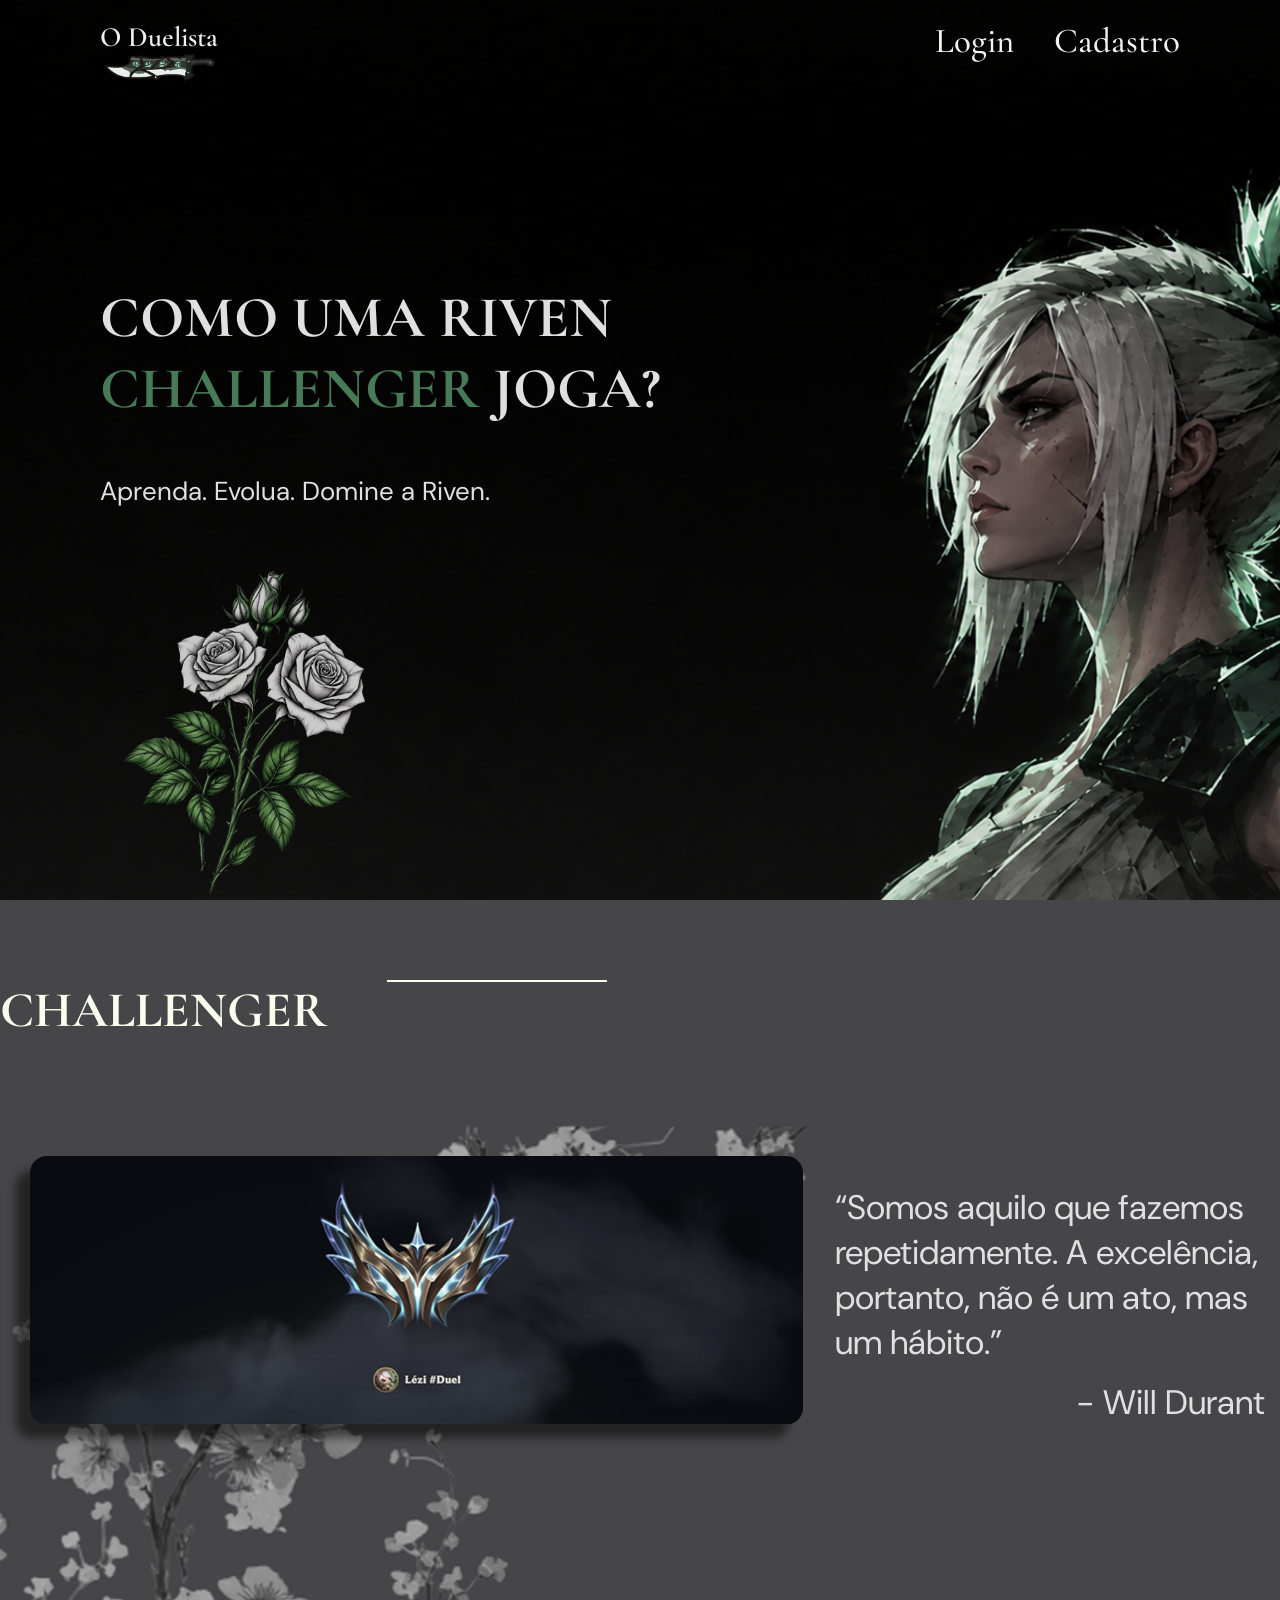
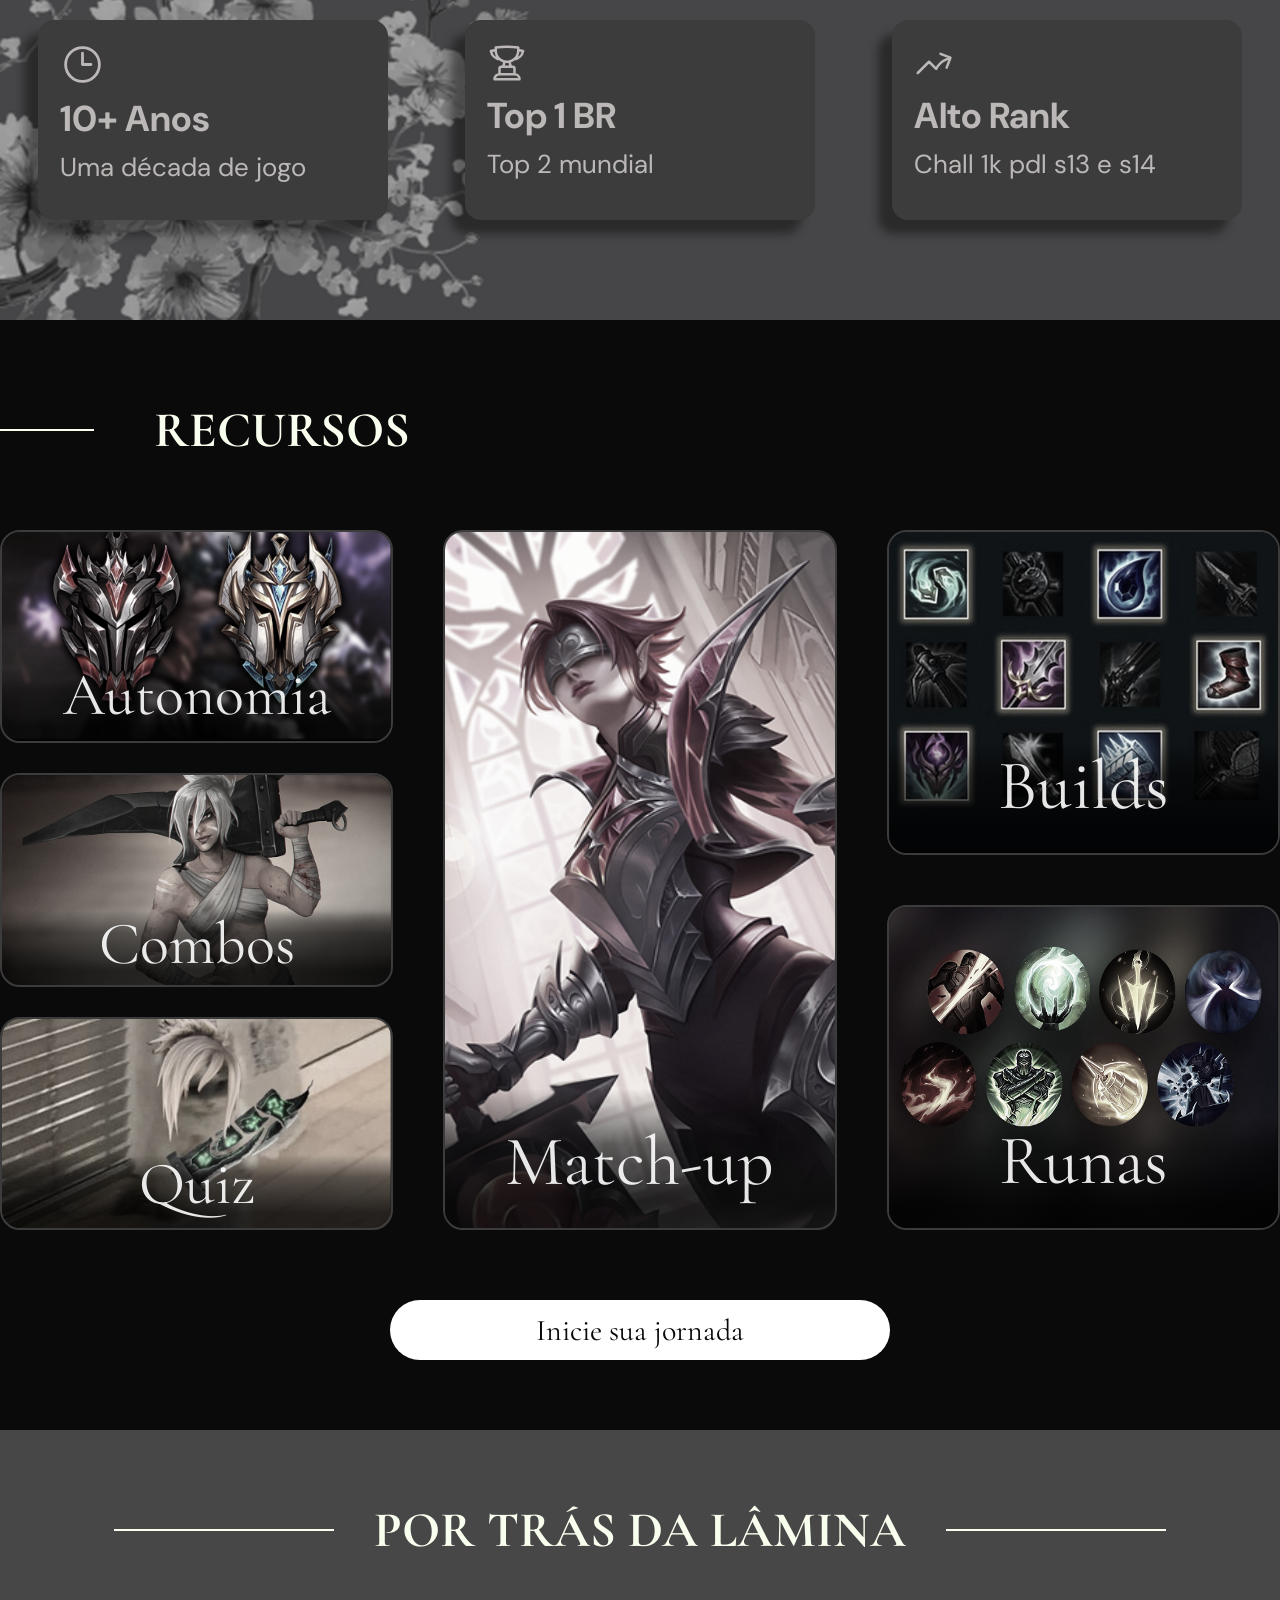
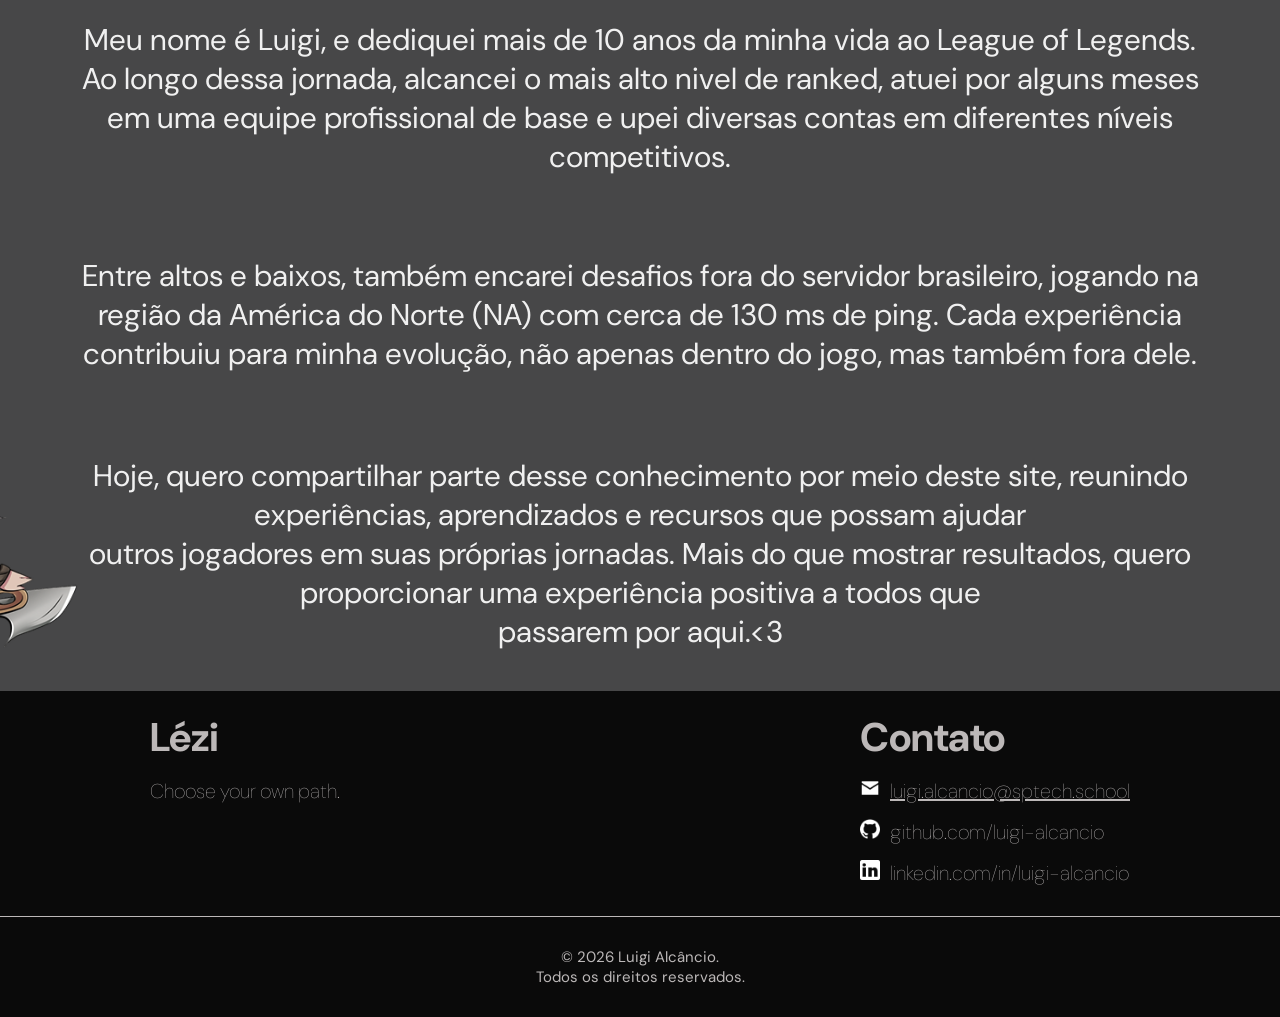
<file: public/index.html>
<!DOCTYPE html>
<html lang="pt-BR">

<head>
    <meta charset="UTF-8">
    <meta name="viewport" content="width=device-width, initial-scale=1.0">

    <title>Riven Project</title>

    <script src="./js/sessao.js"></script>

    <link rel="stylesheet" href="./css/index.css">
    <link rel="stylesheet" href="./css/global.css">
    <link rel="icon" href="./assets/icon/favicon2.ico">
    <link rel="preconnect" href="https://fonts.gstatic.com">
</head>

<body>

    <section class="section-inicial">

        <div class="container">

            <header class="header-home">

                <span class="destaque-titulo">O Duelista
                    <img class="icon-riven" src="assets/icon/riven_icon_1.png">
                </span>
                <nav class="navegacao-home">

                    <ul>
                        <li class="efeito-login-cadastro"><a href="login.html">Login</a></li>
                        <li class="efeito-login-cadastro"><a href="cadastro.html">Cadastro</a></li>
                    </ul>

                </nav>
            </header>

            <h1>COMO UMA RIVEN <br> <span class="destaque-challenger">CHALLENGER</span> JOGA?</h1>

            <p>Aprenda. Evolua. Domine a Riven.
        </div>
        <img class="img-flower-1" src="assets/imgs/flower-img-1teste.png" alt=""></p>
    </section>

    <section class="section-experiencia">

        <div class="container">

            <h1>CHALLENGER</h1>

            <div class="promocao-chall-e-frase">

                <div class="promocao-chall efeito-scale"></div>

                <div class="frase-filosofica">

                    <span><br>“Somos aquilo que fazemos <br> repetidamente. A excelência,<br> portanto, não é um ato,
                        mas um
                        hábito.”</span>

                    <span class="autor">- Will Durant</span>
                </div>


            </div>

            <div class="kpi-experiencia">

                <div class="kpi efeito-scale">
                    <svg xmlns="http://www.w3.org/2000/svg" fill="none" viewBox="0 0 24 24" stroke-width="1.5"
                        stroke="currentColor" class="size-6 svg-kpi">
                        <path stroke-linecap="round" stroke-linejoin="round"
                            d="M12 6v6h4.5m4.5 0a9 9 0 1 1-18 0 9 9 0 0 1 18 0Z" />
                    </svg>
                    <span class="titulo-kpi">10+ Anos</span>
                    <span class="descricao-kpi">Uma década de jogo</span>
                </div>

                <div class="kpi efeito-scale">
                    <svg xmlns="http://www.w3.org/2000/svg" fill="none" viewBox="0 0 24 24" stroke-width="1.5"
                        stroke="currentColor" class="size-6 svg-kpi-2">
                        <path stroke-linecap="round" stroke-linejoin="round"
                            d="M16.5 18.75h-9m9 0a3 3 0 0 1 3 3h-15a3 3 0 0 1 3-3m9 0v-3.375c0-.621-.503-1.125-1.125-1.125h-.871M7.5 18.75v-3.375c0-.621.504-1.125 1.125-1.125h.872m5.007 0H9.497m5.007 0a7.454 7.454 0 0 1-.982-3.172M9.497 14.25a7.454 7.454 0 0 0 .981-3.172M5.25 4.236c-.982.143-1.954.317-2.916.52A6.003 6.003 0 0 0 7.73 9.728M5.25 4.236V4.5c0 2.108.966 3.99 2.48 5.228M5.25 4.236V2.721C7.456 2.41 9.71 2.25 12 2.25c2.291 0 4.545.16 6.75.47v1.516M7.73 9.728a6.726 6.726 0 0 0 2.748 1.35m8.272-6.842V4.5c0 2.108-.966 3.99-2.48 5.228m2.48-5.492a46.32 46.32 0 0 1 2.916.52 6.003 6.003 0 0 1-5.395 4.972m0 0a6.726 6.726 0 0 1-2.749 1.35m0 0a6.772 6.772 0 0 1-3.044 0" />
                    </svg>
                    <span class="titulo-kpi">Top 1 BR</span>
                    <span class="descricao-kpi">Top 2 mundial</span>
                </div>

                <div class="kpi efeito-scale">
                    <svg xmlns="http://www.w3.org/2000/svg" fill="none" viewBox="0 0 24 24" stroke-width="1.5"
                        stroke="currentColor" class="size-6 svg-kpi-2">
                        <path stroke-linecap="round" stroke-linejoin="round"
                            d="M2.25 18 9 11.25l4.306 4.306a11.95 11.95 0 0 1 5.814-5.518l2.74-1.22m0 0-5.94-2.281m5.94 2.28-2.28 5.941" />
                    </svg>
                    <span class="titulo-kpi">Alto Rank</span>
                    <span class="descricao-kpi">Chall 1k pdl s13 e s14</span>
                </div>

            </div>

        </div>

    </section>

    <section class="section-recursos">

        <div class="container-recursos">

            <h1>RECURSOS</h1>

            <div class="all-cards">

                <div class="coluna-esquerda">

                    <div class="divisoria-esquerda">
                        <img src="assets/imgs/divisoria.png">
                        <img src="assets/imgs/divisoria.png">
                    </div>

                    <div class="card autonomia">
                        <img src="assets/imgs/card-economia.png">
                        <span>Autonomia</span>
                    </div>

                    <div class="card combos">
                        <img src="assets/imgs/card-combos.png">
                        <span>Combos</span>
                    </div>

                    <div class="card quiz">
                        <img src="assets/imgs/card-quiz.png">
                        <span>Quiz</span>
                    </div>

                </div>

                <div class="coluna-central">

                    <div class="big-card matchup">
                        <img src="assets/imgs/card-matchup.png">
                        <span>Match-up</span>
                    </div>

                </div>

                <div class="coluna-direita">

                    <div class="divisoria-direita">
                        <img src="assets/imgs/divisoria.png">
                        <img src="assets/imgs/divisoria.png">
                    </div>

                    <div class="card builds">
                        <img src="assets/imgs/card-builds.png">
                        <span>Builds</span>
                    </div>

                    <div class="card runas">
                        <img src="assets/imgs/card-runas.png">
                        <span>Runas</span>
                    </div>

                </div>

            </div>

            <div class="botao">
                <button onclick="window.location = 'cadastro.html'" class="efeito-scale-button">Inicie sua
                    jornada</button>

            </div>

        </div>

    </section>

    <section class="section-sobre">



        <div class="container">

            <div class="frases-sobre">

                <h1>POR TRÁS DA LÂMINA</h1>

                <span>
                    Meu nome é Luigi, e dediquei mais de 10 anos da minha vida ao League of Legends.
                    Ao longo dessa jornada, alcancei o mais alto nivel de ranked,
                    atuei por alguns meses em uma equipe profissional de base e upei
                    diversas contas em diferentes níveis competitivos.</span>

                <span>
                    Entre altos e baixos, também encarei desafios fora do servidor brasileiro,
                    jogando na região da América do Norte (NA) com cerca de 130 ms de ping.
                    Cada experiência contribuiu para minha evolução, não apenas dentro do jogo, mas também fora dele.
                </span>

                <span class="span-relative">Hoje, quero compartilhar parte desse conhecimento por meio deste site,
                    reunindo experiências, aprendizados e recursos que possam ajudar <br> outros
                    jogadores em suas próprias jornadas. Mais do que mostrar resultados,
                    quero proporcionar uma experiência positiva a todos que<br>passarem por aqui.<3 <img
                        src="assets/imgs/img-riven.png" class="riven-section-sobre">

                </span>



            </div>



        </div>

    </section>

    <footer>

        <div class="container">
            <span class="titulo-descricao-contato">

                <span>Lézi
                    <p class="descricao-footer">Choose your own path.</p>
                </span>
                <span>Contato
                    <p class="descricao-footer underline">

                        <img src="assets/icon/email-icon.png" class="icon-email">luigi.alcancio@sptech.school
                    </p>

                    <p class="descricao-footer">

                        <img src="assets/icon/github-icon.png" class="icon-github">github.com/luigi-alcancio
                    </p>

                    <p class="descricao-footer">

                        <img src="assets/icon/linkedin-icon.png" class="icon-linkedin">linkedin.com/in/luigi-alcancio
                    </p>

                </span>

            </span>

            <div class="linha-divisoria"></div>

            <span class="direitos-reservados">© 2026 Luigi Alcâncio.<br>Todos os direitos reservados.</span>

        </div>

    </footer>

</body>

</html>
</file>
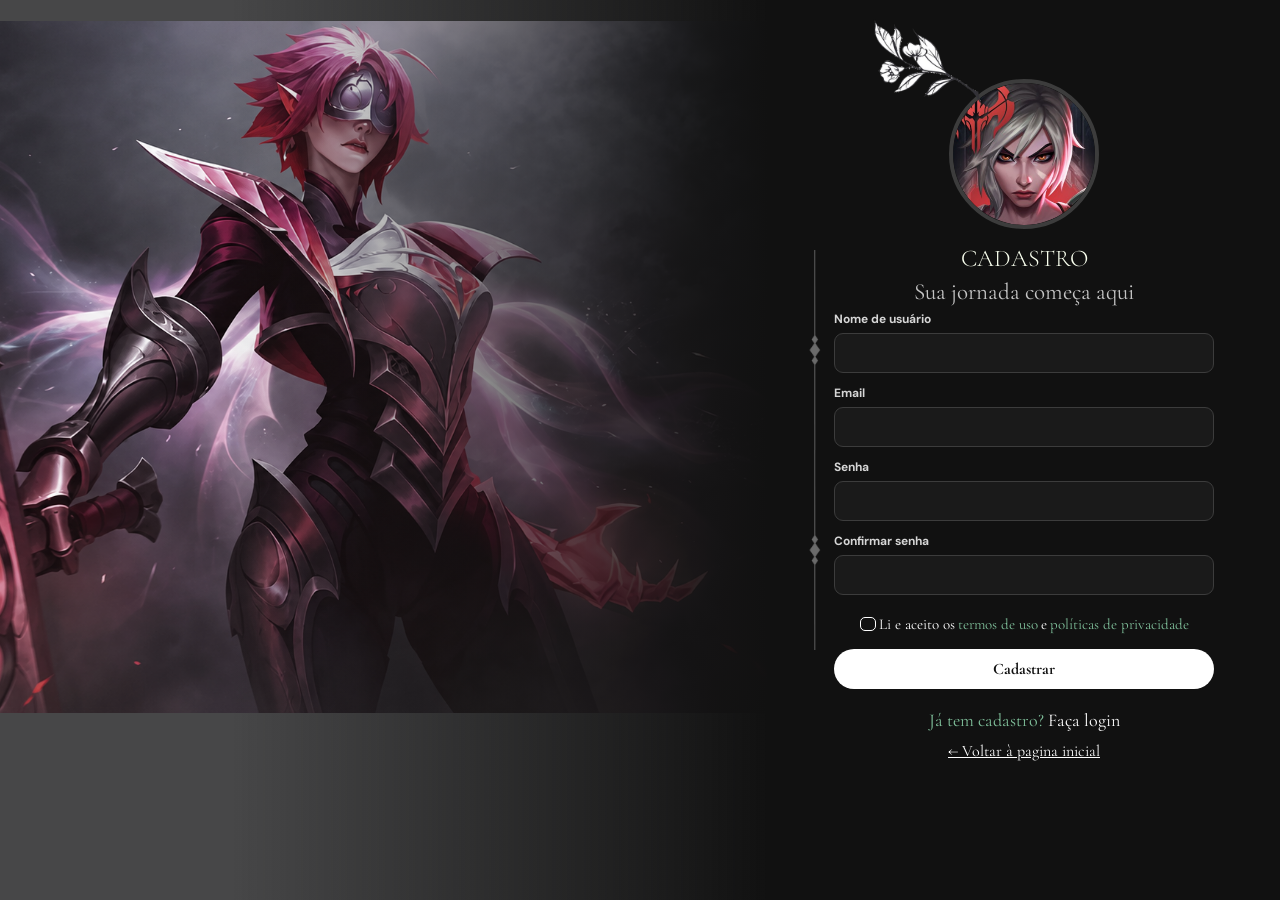
<file: public/cadastro.html>
<!DOCTYPE html>
<html lang="pt-br">

<head>
  <meta charset="UTF-8" />
  <meta http-equiv="X-UA-Compatible" content="IE=edge" />
  <meta name="viewport" content="width=device-width, initial-scale=1.0" />

  <title>Cadastro</title>

  <script src="./js/sessao.js"></script>

  <link rel="stylesheet" href="./css/cadastro.css">
  <link rel="stylesheet" href="./css/global.css" />
  <link rel="icon" href="./assets/icon/favicon2.ico" />
  <link rel="preconnect" href="https://fonts.gstatic.com" />
</head>

<body>

  <main class="login">

    <section class="lado-esquerdo">


    </section>

    <section class="lado-direito">

      <div class="form-caixa">

        <header class="form-cabecalho">
          <div class="avatar-caixa">
            <img src="assets/imgs/avatar_riven.png" class="form-avatar">
          </div>
          <h1>CADASTRO</h1>
          <p>Sua jornada começa aqui</p>
        </header>

        <form>

          <div class="campo">
            <label for="nome_input">Nome de usuário</label>
            <input type="text" id="nome_input">
          </div>
          <div class="campo">
            <label for="email_input">Email</label>
            <input type="text" id="email_input">
          </div>
          <div class="campo">
            <label for="senha_input">Senha</label>
            <input type="password" id="senha_input" onkeyup="verificarSenha()">
            <div id="div_mensagem_senha"></div>
          </div>

          <div class="campo">
            <label for="confirmacao_senha_input">Confirmar senha</label>
            <input type="password" id="confirmacao_senha_input" onkeyup="verificarConfirmarSenha()">
            <div id="div_mensagem_confirmar_senha"></div>
          </div>
          <div class="form-opcoes">
            <label><input type="checkbox" class="checkbox"> Li e aceito os
              <a href="#" class="remove-sublinhado">termos de uso</a> e
              <a href="#" class="remove-sublinhado">políticas de privacidade</a></label>
          </div>

          <button onclick="cadastrar()" class="botao" type="button">Cadastrar</button>
        </form>

        <p class="form-rodape">Já tem cadastro?<a href="login.html" class="remove-sublinhado"> Faça login</a></p>
        <a href="index.html" class="link-voltar">← Voltar à pagina inicial</a>

        <div id="mensagem_erro" class="mensagem_erro"></div>

      </div>

      <div class="divisoria">
        <img src="assets/imgs/divisoria.png">
        <img src="assets/imgs/divisoria.png">
      </div>


    </section>

  </main>

</body>

</html>

<script>
  let criterios = 0;
  let senhasIguais;

  function cadastrar() {
    // aguardar();
    
    //Recupere o valor da nova input pelo nome do id
    // Agora vá para o método fetch logo abaixo
    let nomeVar = nome_input.value;
    let emailVar = email_input.value;
    let senhaVar = senha_input.value;
    let confirmacaoSenhaVar = confirmacao_senha_input.value;

    verificarConfirmarSenha()

    if(nomeVar == ''){
      alert("Erro: Por favor insira um nome");
      return false;
    }

    if(emailVar == ''){
      alert("Erro: Por favor insira um email");
      return false;
    }

    if(!emailVar.includes('@')){
      alert("Erro: Por favor insira um email válido");
      return false;
    }

    if (!(criterios == 3)){
      alert("Erro: Por favor insira uma senha forte");
      return false;
    }

    if (!senhasIguais) {
      alert("Erro: As senhas precisam ser iguais!");
      return false;
    }

    // Enviando o valor da nova input
    fetch("/usuarios/cadastrar", {
      method: "POST",
      headers: {
        "Content-Type": "application/json",
      },
      body: JSON.stringify({
        // crie um atributo que recebe o valor recuperado aqui
        // Agora vá para o arquivo routes/usuario.js
        nomeServer: nomeVar,
        emailServer: emailVar,
        senhaServer: senhaVar
      }),
    })
      .then(function (resposta) {
        console.log("resposta: ", resposta);

        if (resposta.ok) {
          mensagem_erro.innerHTML =
            "Cadastro realizado com sucesso! Redirecionando para tela de Login...";

          setTimeout(() => {
            window.location = "login.html";
          }, "2000");

          limparFormulario();
          finalizarAguardar();
        } else {
          throw "Houve um erro ao tentar realizar o cadastro!";
        }
      })
      .catch(function (resposta) {
        console.log(`#ERRO: ${resposta}`);
        finalizarAguardar();
      });

    return false;
  }

  function verificarSenha() {
    let senha = senha_input.value;
    let tamanho = senha.length >= 8;
    let maiusculas = senha != senha.toLowerCase();
    let minusculas = senha != senha.toUpperCase();
    criterios = 0;

    if (tamanho) criterios++;
    if (maiusculas) criterios++;
    if (minusculas) criterios++;

    if (criterios == 3) {
      div_mensagem_senha.innerHTML = ''
    } else if (criterios == 2 && senha.length > 4) {
      div_mensagem_senha.innerHTML = `Senha Média. Utilize maiúsculas, minúsculas <br> e pelo menos 8 caracteres.`  // atingiu 2 critérios de segurança
    } else if (criterios == 2) {
      div_mensagem_senha.innerHTML = `Senha Fraca. Utilize maiúsculas, minúsculas <br> e pelo menos 8 caracteres.`  // atingiu 2 critérios de segurança
    } else if (criterios == 1) {
      div_mensagem_senha.innerHTML = `Senha Insegura. Utilize maiúsculas, minúsculas <br> e pelo menos 8 caracteres.`  // atingiu 1 critério de segurança
    } else {
      div_mensagem_senha.innerHTML = `Senha Insegura. Utilize maiúsculas, minúsculas <br> e pelo menos 8 caracteres.`  // não atingiu nenhum critério de segurança  
    }

  }

  function verificarConfirmarSenha() {
    let senha = senha_input.value;
    let confirmarSenha = confirmacao_senha_input.value;

    if(senha == confirmarSenha){
      div_mensagem_confirmar_senha.innerHTML = ``
      senhasIguais = true
    }else{
      senhasIguais = false
      div_mensagem_confirmar_senha.innerHTML = `As senhas precisam ser iguais!`
    }
  }
</script>
</file>
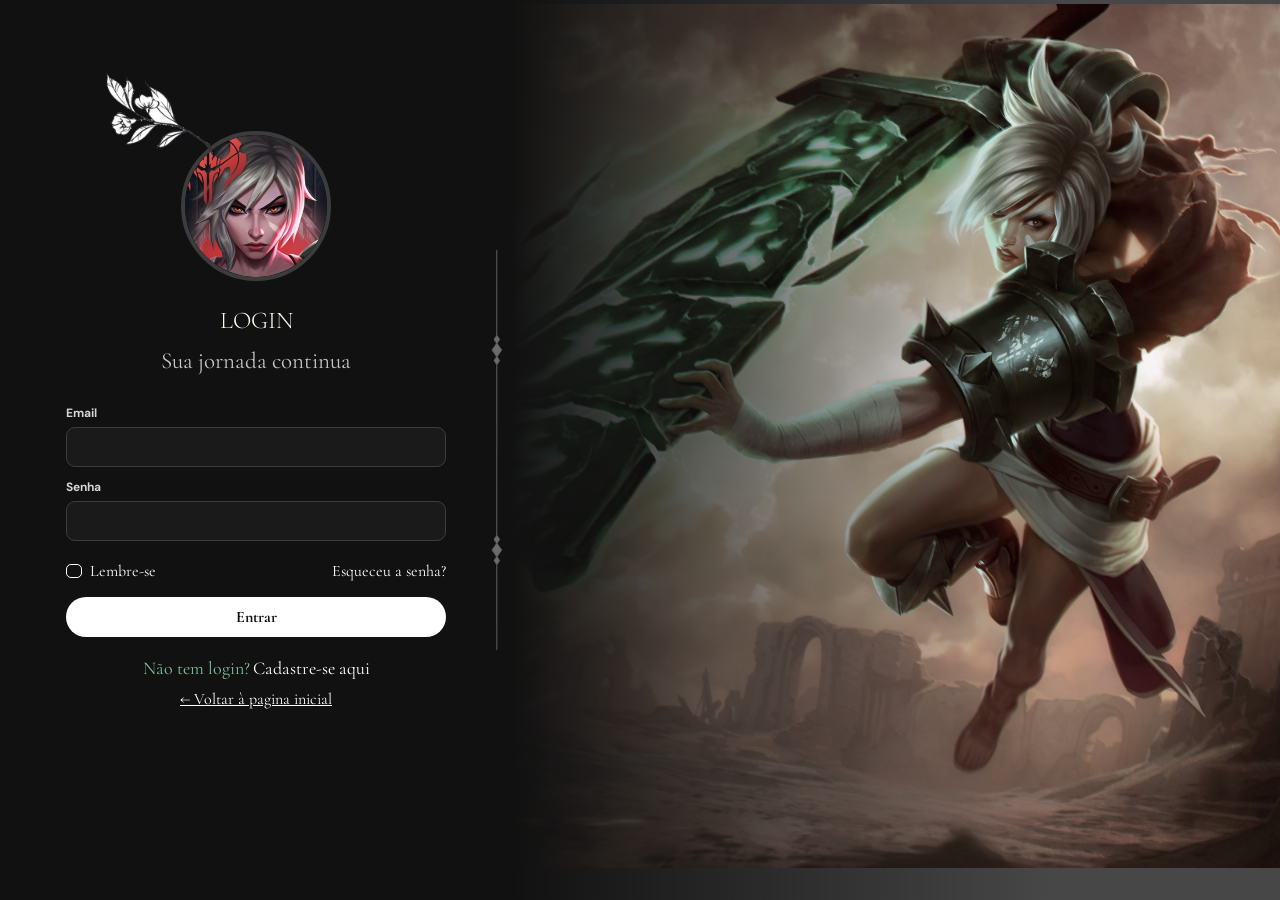
<file: public/login.html>
<!DOCTYPE html>
<html lang="pt-br">

<head>
    <meta charset="UTF-8">
    <meta http-equiv="X-UA-Compatible" content="IE=edge">
    <meta name="viewport" content="width=device-width, initial-scale=1.0">

    <title>Login</title>

    <script src="./js/sessao.js"></script>

    <link rel="stylesheet" href="./css/login.css">
    <link rel="stylesheet" href="./css/global.css">
    <link rel="icon" href="./assets/icon/favicon2.ico">
    <link rel="preconnect" href="https://fonts.gstatic.com">
</head>

<body>

    <main class="login">

        <section class="lado-esquerdo">

            <div class="form-caixa">

                <header class="form-cabecalho">
                    <div class="avatar-caixa">
                        <img src="assets/imgs/avatar_riven.png" class="form-avatar">
                    </div>
                    <h1>LOGIN</h1>
                    <p>Sua jornada continua</p>
                </header>

                <form>
                    <div class="campo">
                        <label for="email_input">Email</label>
                        <input type="text" id="email_input">
                    </div>

                    <div class="campo">
                        <label for="senha_input">Senha</label>
                        <input type="password" id="senha_input">
                    </div>

                    <div class="form-opcoes">
                        <label><input type="checkbox" class="checkbox"> Lembre-se</label> 
                        <a href="#" class="remove-sublinhado">Esqueceu a senha?</a>
                    </div>

                    <button onclick="entrar()" class="botao" type="button">Entrar</button>
                </form>

                <p class="form-rodape">Não tem login? <a href="cadastro.html" class="remove-sublinhado">Cadastre-se aqui</a></p>
                <a href="index.html" class="link-voltar">← Voltar à pagina inicial</a>

                <div id="mensagem_erro" class="mensagem_erro"></div>
                

            </div>

            <div class="divisoria">
                <img src="assets/imgs/divisoria.png">
                <img src="assets/imgs/divisoria.png">
            </div>

        </section>

        <section class="lado-direito">


        </section>

    </main>



</body>

</html>

<script>
    let tentativas = 3;

    function entrar() {

        var emailVar = email_input.value;
        var senhaVar = senha_input.value;

        if (emailVar == "" || senhaVar == "") {
            alert('Erro: Por favor insira um valor de entrada');
            return;
        }

        if(tentativas <= 0){
            alert('Erro: Você já tentou muitas vezes, por favor reinicie a página')
            return
        }

        console.log("FORM LOGIN: ", emailVar);
        console.log("FORM SENHA: ", senhaVar);

        let resultado_autenticar = fetch("/usuarios/autenticar", {
            method: "POST",
            headers: {
                "Content-Type": "application/json"
            },
            body: JSON.stringify({
                emailServer: emailVar,
                senhaServer: senhaVar
            })
        }).then(function (resposta) {
            console.log("ESTOU NO THEN DO entrar()!")

            if (resposta.ok) {
                console.log(resposta);

                resposta.json().then(json => {
                    console.log(json);
                    console.log(JSON.stringify(json));
                    sessionStorage.EMAIL_USUARIO = json.email;
                    sessionStorage.NOME_USUARIO = json.nome;
                    sessionStorage.ID_USUARIO = json.id;
                    // Guarda o rank recebido da API para a Home usar ao carregar.
                    sessionStorage.RANK_USUARIO = json.lol_rank;

                    mensagem_erro.innerHTML =
            "Cadastro realizado com sucesso! Redirecionando para tela de Login...";

                    setTimeout(function () {
                        window.location = "./dashboard/home.html";
                    }, 2000); // apenas para exibir o loading

                });

            } else {

                console.log("Houve um erro ao tentar realizar o login!");
                resposta.text().then(texto => {
                    console.error(texto);
                    if(toString.resultado_autenticar == undefined){
                        tentativas--
                        alert(`Usuário não está cadastrado. Você ainda tem: ${tentativas} tentativas`)
                    };
                });
            }

        }).catch(function (erro) {
            console.log(erro);
        })
        
    }

</script>
</file>
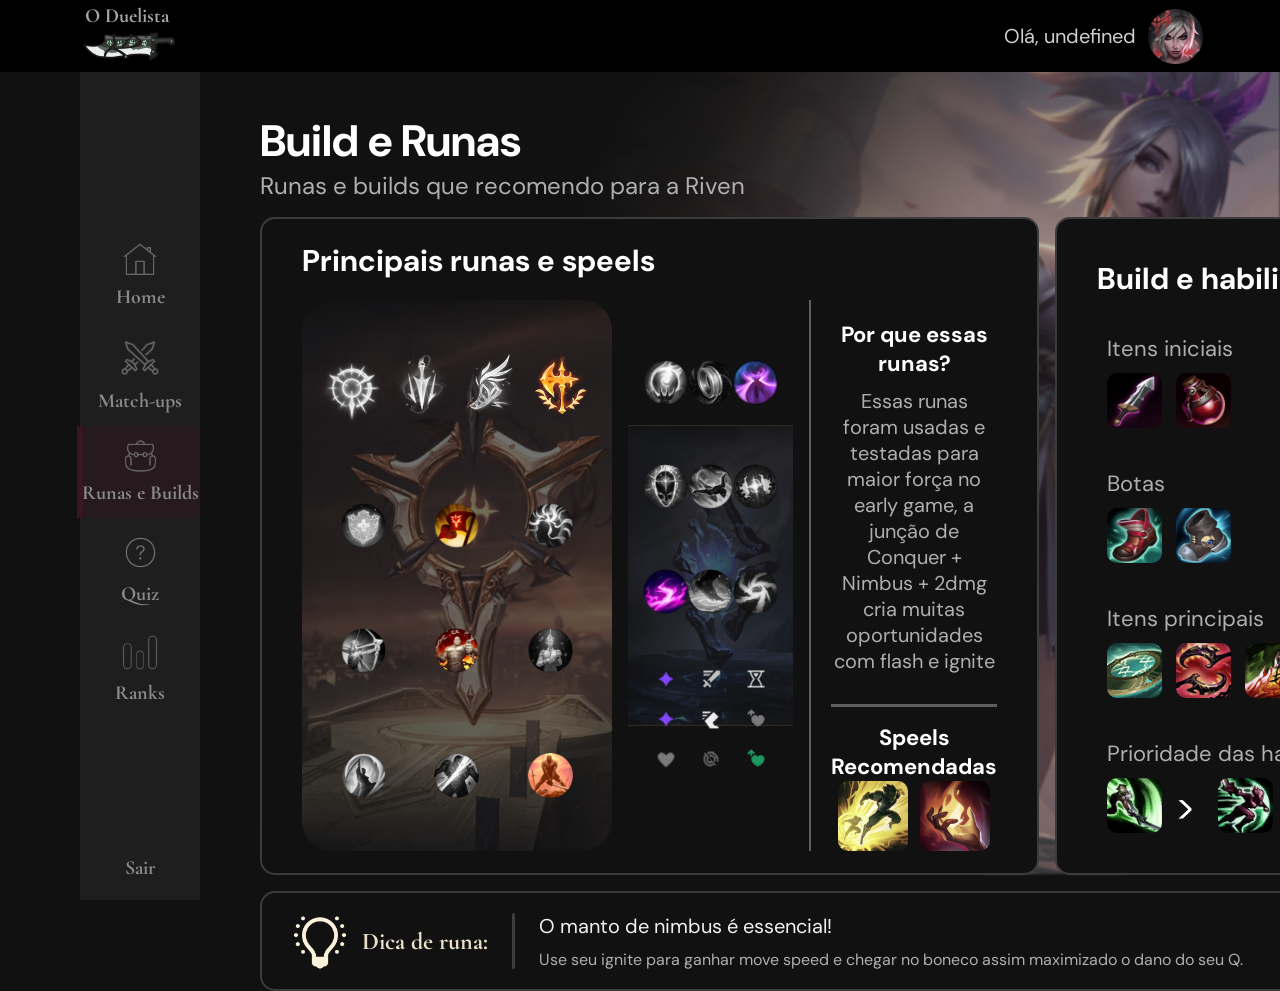
<file: public/dashboard/build.html>
<!DOCTYPE html>
<html lang="en">

<head>
    <meta charset="UTF-8">
    <meta name="viewport" content="width=device-width, initial-scale=1.0">
    <title>Build</title>

    <script src="../js/sessao.js"></script>

    <link rel="stylesheet" href="../css/global-dash.css">
    <link rel="stylesheet" href="../css/build.css">
    <link rel="stylesheet" href="../css/header-left.css">
    <link rel="icon" href="../assets/icon/favicon2.ico">
    <link rel="preconnect" href="https://fonts.gstatic.com">
</head>

<body>

    <div class="header-top">
        <a href="home.html" class="logo">
            <span>O Duelista</span>
            <img src="../assets/icon/riven_icon_1.png" alt="SwordRiven">
        </a>
        <div class="area-usuario">
            <span id="nome_usuario_header">Olá, Usuário</span>
            <img class="avatar-riven" src="../assets/imgs/avatar_riven.png" alt="Avatar">
        </div>
    </div>

    <div class="container-home-header-left">

        <div class="header-left">
            <nav class="menu">
                <a href="home.html" class="efeito-hover-side">
                    <img class="icon-home" src="../assets/icon/icon-home.svg" alt="icon-home">
                    <span>Home</span></a>
                <a href="match-up.html" class="efeito-hover-side">
                    <img class="icon-match" src="../assets/icon/icon-match.svg" alt="icon-match">
                    <span>Match-ups</span></a>
                <a href="build.html" class="efeito-hover-side ativo">
                    <img class="icon-build" src="../assets/icon/icon-build.svg" alt="icon-build">
                    <span>Runas e Builds</span></a>
                <a href="quiz.html" class="efeito-hover-side">
                    <img class="icon-quiz" src="../assets/icon/icon-quiz.svg" alt="icon-quiz">
                    <span>Quiz</span></a>
                <a href="rank.html" class="efeito-hover-side">
                    <img class="icon-bar" src="../assets/icon/icon-bar.svg" alt="icon-bar">
                    <span>Ranks</span></a>
            </nav>
            <a href="../index.html" class="sair">Sair</a>
        </div>

        <main class="build">

            <div class="titulo">

                <h1>Build e Runas</h1>
                <p>Runas e builds que recomendo para a Riven</p>

            </div>

            

            <div class="paineis">

                <div class="painel-runas">

                    <div class="titulo-painel-runas">
                        <h2>Principais runas e speels</h2>
                    </div>
                    <div class="container-runas">

                        <div class="arvore-primaria">

                            <div class="runas-linha">
                                <div class="runa-maior">
                                    <img src="../assets/icon/icon-press.webp">
                                </div>
                                <div class="runa-maior">
                                    <img src="../assets/icon/icon-lethal.webp">
                                </div>
                                <div class="runa-maior">
                                    <img src="../assets/icon/icon-footwork.webp">
                                </div>
                                <div class="runa-maior runa-ativa">
                                    <img src="../assets/icon/icon-conquer.webp">
                                </div>
                            </div>

                            <div class="runas-linha">
                                <div class="runa">
                                    <img src="../assets/icon/icon-overheal.webp">
                                </div>
                                <div class="runa runa-ativa">
                                    <img src="../assets/icon/icon-triunfo.webp">
                                </div>
                                <div class="runa">
                                    <img src="../assets/icon/icon-presence.webp">
                                </div>
                            </div>

                            <div class="runas-linha">
                                <div class="runa">
                                    <img src="../assets/icon/icon-alacrity.webp">
                                </div>
                                <div class="runa runa-ativa">
                                    <img src="../assets/icon/icon-tenacity.webp">
                                </div>
                                <div class="runa">
                                    <img src="../assets/icon/icon-blood.png">
                                </div>
                            </div>

                            <div class="runas-linha">
                                <div class="runa">
                                    <img src="../assets/icon/icon-grace.png">
                                </div>
                                <div class="runa">
                                    <img src="../assets/icon/icon-cut.webp">
                                </div>
                                <div class="runa runa-ativa">
                                    <img src="../assets/icon/icon-last.png">
                                </div>
                            </div>

                        </div>
                        <div class="arvore-secundaria">

                            <div class="gap-1">
                                <div class="runas-linha">
                                    <div class="runa">
                                        <img src="../assets/icon/icon-orb.webp">
                                    </div>
                                    <div class="runa">
                                        <img src="../assets/icon/icon-anel.webp">
                                    </div>
                                    <div class="runa runa-ativa">
                                        <img src="../assets/icon/icon-nimbus.webp">
                                    </div>
                                </div>

                                <div class="runas-linha">
                                    <div class="runa">
                                        <img src="../assets/icon/icon-transcedencia.webp">
                                    </div>
                                    <div class="runa">
                                        <img src="../assets/icon/icon-celebridade.webp">
                                    </div>
                                    <div class="runa">
                                        <img src="../assets/icon/icon-focus.webp">
                                    </div>
                                </div>

                                <div class="runas-linha">
                                    <div class="runa runa-ativa">
                                        <img src="../assets/icon/icon-chamuscar.webp">
                                    </div>
                                    <div class="runa">
                                        <img src="../assets/icon/icon-walter.webp">
                                    </div>
                                    <div class="runa">
                                        <img src="../assets/icon/icon-tempestade.webp">
                                    </div>
                                </div>
                            </div>

                            <div class="gap-2">

                                <div class="runas-linha">
                                    <div class="runa-menor runa-ativa">
                                        <img src="../assets/icon/icon-dmg.webp">
                                    </div>
                                    <div class="runa-menor">
                                        <img src="../assets/icon/icon-atkspeed.webp">
                                    </div>
                                    <div class="runa-menor">
                                        <img src="../assets/icon/icon-temp.webp">
                                    </div>
                                </div>

                                <div class="runas-linha">
                                    <div class="runa-menor runa-ativa">
                                        <img src="../assets/icon/icon-dmg.webp">
                                    </div>
                                    <div class="runa-menor">
                                        <img src="../assets/icon/icon-movespeed.webp">
                                    </div>
                                    <div class="runa-menor">
                                        <img src="../assets/icon/icon-heltime.webp">
                                    </div>
                                </div>

                                <div class="runas-linha">
                                    <div class="runa-menor">
                                        <img src="../assets/icon/icon-healrune.webp">
                                    </div>
                                    <div class="runa-menor">
                                        <img src="../assets/icon/icon-defense.webp">
                                    </div>
                                    <div class="runa-menor runa-ativa">
                                        <img src="../assets/icon/icon-heltime.webp">
                                    </div>
                                </div>

                            </div>

                        </div>
                        <div class="explicacao-runa">
                            <div class="section-explicacao">
                                <h2>Por que essas runas?</h2>
                                <p>Essas runas foram usadas e testadas para maior força no early game, a junção de
                                    Conquer + Nimbus + 2dmg cria muitas oportunidades com flash e ignite</p>
                            </div>
                            <div class="section-speels">
                                <h2>Speels Recomendadas</h2>
                                <div class="imagens-speels">
                                    <img src="../assets/icon/icon-flash.webp" alt="">
                                    <img src="../assets/icon/icon-ignite.webp" alt="">
                                </div>

                            </div>
                        </div>

                    </div>

                </div>
                <div class="painel-build">

                    <h2>Build e habilidades</h2>
                    <div class="itens-iniciais">
                        <p>Itens iniciais</p>
                        <div>
                            <img src="../assets/icon/icon-sword.webp">
                            <img src="../assets/icon/icon-potion.jpg">
                        </div>

                    </div>
                    <div class="botas">
                        <p>Botas</p>
                        <div>
                            <img src="../assets/icon/icon-bota-cdr.webp">
                            <img src="../assets/icon/icon-bota-MR.png">
                        </div>
                    </div>
                    <div class="itens-principais">
                        <p>Itens principais</p>
                        <div>
                            <img src="../assets/icon/icon-axioma.webp">
                            <img src="../assets/icon/icon-fome.webp">
                            <img src="../assets/icon/icon-death-dance.webp">
                        </div>
                    </div>
                    <div class="ordem-habilidades">
                        <p>Prioridade das habilidades</p>
                        <div>
                            <img src="../assets/icon/icon-rivenQ.webp">
                            <span>></span>
                            <img src="../assets/icon/icon-rivenE.webp">
                            <span>></span>
                            <img src="../assets/icon/icon-rivenW.webp">
                        </div>
                    </div>

                </div>

            </div>

            <div class="dica">

                <div class="dica-titulo">
                        <img src="../assets/icon/icon-light.svg" alt="Lâmpada">
                        <h3>Dica de runa:</h3>
                    </div>

                    <div class="divisor"></div>

                    <div class="dica-texto">
                        <h4>O manto de nimbus é essencial!</h4>
                        <p>Use seu ignite para ganhar move speed e chegar no boneco assim maximizado o dano do seu Q.</p>
                    </div>

            </div>

        </main>

    </div>

</body>

</html>
<script>
    // Preenche o cabeçalho com o nome guardado no login.
    document.getElementById("nome_usuario_header").textContent = "Olá, " + sessionStorage.NOME_USUARIO;
</script>
</file>
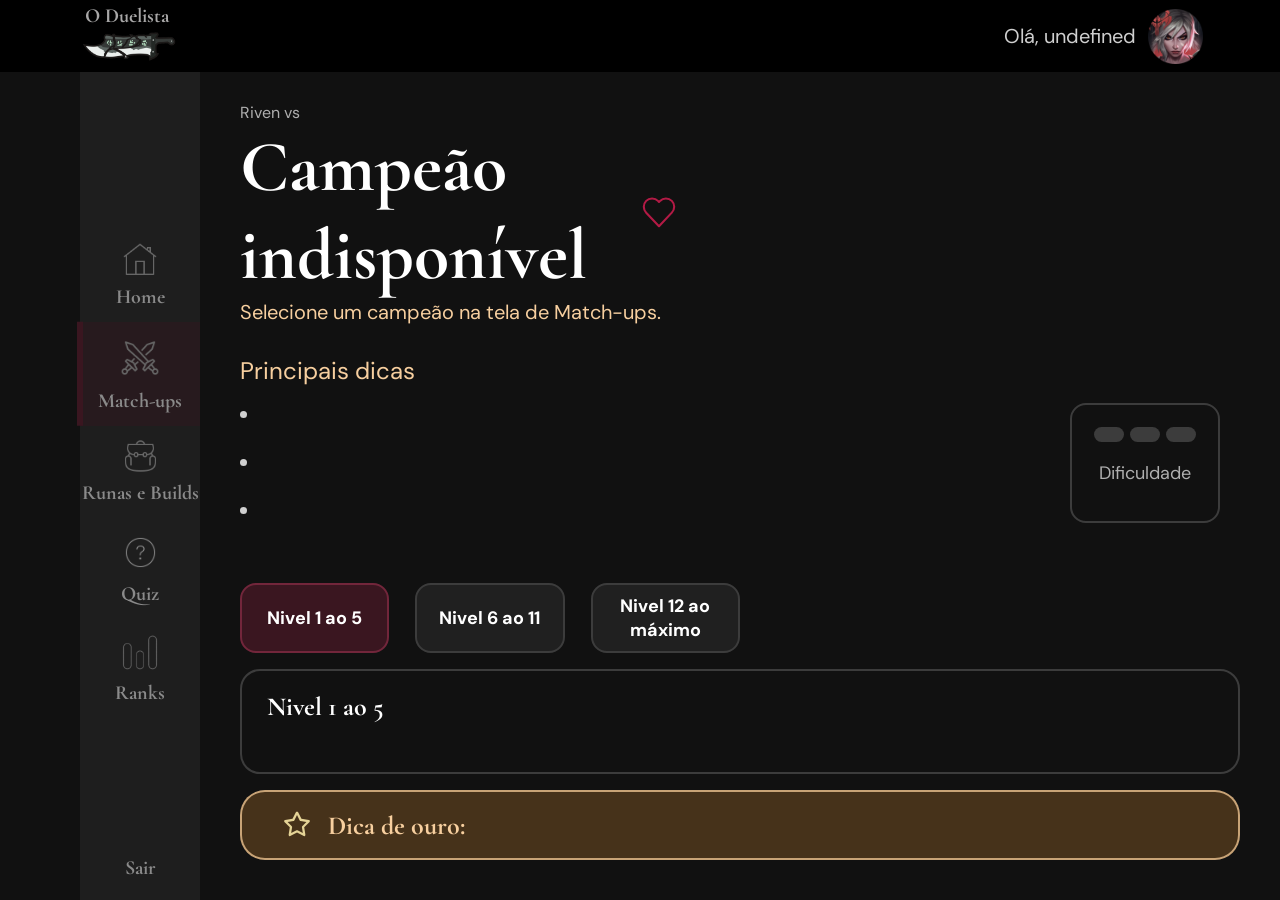
<file: public/dashboard/campeao.html>
<!DOCTYPE html>
<html lang="en">

<head>
    <meta charset="UTF-8">
    <meta name="viewport" content="width=device-width, initial-scale=1.0">
    <title>Campeão</title>

    <script src="../js/sessao.js"></script>

    <link rel="stylesheet" href="../css/global-dash.css">
    <link rel="stylesheet" href="../css/campeao.css">
    <link rel="stylesheet" href="../css/header-left.css">
    <link rel="icon" href="../assets/icon/favicon2.ico">
    <link rel="preconnect" href="https://fonts.gstatic.com">
</head>

<body>

    <div class="header-top">
        <a href="home.html" class="logo">
            <span>O Duelista</span>
            <img src="../assets/icon/riven_icon_1.png" alt="SwordRiven">
        </a>
        <div class="area-usuario">
            <span id="nome_usuario_header">Olá, Usuário</span>
            <img class="avatar-riven" src="../assets/imgs/avatar_riven.png" alt="Avatar">
        </div>
    </div>

    <div class="container-home-header-left">

        <div class="header-left">
            <nav class="menu">
                <a href="home.html" class="efeito-hover-side">
                    <img class="icon-home" src="../assets/icon/icon-home.svg" alt="icon-home">
                    <span>Home</span></a>
                <a href="match-up.html" class="efeito-hover-side ativo">
                    <img class="icon-match" src="../assets/icon/icon-match.svg" alt="icon-match">
                    <span>Match-ups</span></a>
                <a href="build.html" class="efeito-hover-side">
                    <img class="icon-build" src="../assets/icon/icon-build.svg" alt="icon-build">
                    <span>Runas e Builds</span></a>
                <a href="quiz.html" class="efeito-hover-side">
                    <img class="icon-quiz" src="../assets/icon/icon-quiz.svg" alt="icon-quiz">
                    <span>Quiz</span></a>
                <a href="rank.html" class="efeito-hover-side">
                    <img class="icon-bar" src="../assets/icon/icon-bar.svg" alt="icon-bar">
                    <span>Ranks</span></a>
            </nav>
            <a href="../index.html" class="sair">Sair</a>
        </div>

        <main class="main-campeao">
            <div class="conteudo-superior" id="conteudo_superior">
                <div class="dicas-container">
                    <p class="subtitulo-superior">Riven vs</p>
                    <div class="linha_nome_campeao">
                        <h1 class="nome-champ" id="nome_campeao">Carregando...</h1>
                        <button type="button" class="botao_favoritar" id="btn_favoritar" onclick="favoritar_match_up()" title="Favoritar match-up" disabled>
                            <svg class="icone_coracao" viewBox="-1 -1 26 26" xmlns="http://www.w3.org/2000/svg">
                                <g transform="translate(0 -1028.4)">
                                    <path d="m7 1031.4c-1.5355 0-3.0784 0.5-4.25 1.7-2.3431 2.4-2.2788 6.1 0 8.5l9.25 9.8 9.25-9.8c2.279-2.4 2.343-6.1 0-8.5-2.343-2.3-6.157-2.3-8.5 0l-0.75 0.8-0.75-0.8c-1.172-1.2-2.7145-1.7-4.25-1.7z" />
                                </g>
                            </svg>
                        </button>
                    </div>
                    <p class="descricao-champ cor-destaque" id="descricao_campeao"></p>
                    <p class="cor-destaque subtitulo">Principais dicas</p>
                    <ul>
                        <li class="primeira-dica" id="dica_geral_1"></li>
                        <li class="segunda-dica" id="dica_geral_2"></li>
                        <li class="terceira-dica" id="dica_geral_3"></li>
                    </ul>
                </div>
                <div class="card-container">
                    <div class="card-dificuldade">
                        <div class="linha-dificuldade" id="indicadores_dificuldade">
                            <div class="parametro"></div>
                            <div class="parametro"></div>
                            <div class="parametro"></div>
                        </div>
                        <p>Dificuldade</p>
                        <span class="cor-destaque nivel-dificuldade" id="dificuldade_campeao"></span>
                    </div>
                </div>
            </div>
            <div class="conteudo-inferior">
                <div class="linha-botao" id="botoes_nivel">
                    <button class="botao botao-ativo" id="btn_nivel_1_5" onclick="mostrar_dica_nivel(1)" disabled>Nivel 1 ao 5</button>
                    <button class="botao" id="btn_nivel_6_11" onclick="mostrar_dica_nivel(2)" disabled>Nivel 6 ao 11</button>
                    <button class="botao" id="btn_nivel_12_max" onclick="mostrar_dica_nivel(3)" disabled>Nivel 12 ao máximo</button>
                </div>
                <div class="container-dica-nivel">
                    <h3 id="titulo_dica_nivel">Nivel 1 ao 5</h3>
                    <p class="dica-nivel" id="dica_nivel"></p>
                </div>
                <div class="container-dica-ouro">
                    <img src="../assets/icon/icon-star.svg" alt="estrela-amarela">
                    <h3 class="cor-destaque">Dica de ouro:</h3>
                    <p class="dica-ouro" id="dica_ouro"></p>
                </div>
            </div>

        </main>

    </div>

</body>

</html>
<script>
    // Preenche o cabeçalho com o nome guardado no login.
    document.getElementById("nome_usuario_header").textContent = "Olá, " + sessionStorage.NOME_USUARIO;

    // Guarda o registro completo encontrado no JSON para usar também nos botões de nível.
    let campeao_selecionado = null;

    // Inicia a consulta após o navegador montar os elementos desta página.
    carregar_campeao();

    function carregar_campeao() {
        // getItem lê o ID que a tela de match-ups guardou na sessão desta aba.
        let id_campeao = sessionStorage.getItem("id_campeao_selecionado");

        if (id_campeao != null && Number(id_campeao) > 0) {
            // O primeiro then recebe a resposta HTTP da rota que já existe.
            fetch("/campeao/listar_campeao").then(function (resposta) {
                if (resposta.ok) {
                    // Retorna a leitura do JSON para o próximo then aguardar os dados.
                    return resposta.json();
                } else {
                    // O fetch não trata um status HTTP de erro sozinho; lançamos para o catch.
                    throw new Error("Não foi possível consultar os campeões.");
                }
            }).then(function (campeoes) {
                // Percorre a lista e guarda apenas o registro com o ID escolhido no card.
                for (let i = 0; i < campeoes.length; i++) {
                    if (Number(campeoes[i].id) == Number(id_campeao)) {
                        campeao_selecionado = campeoes[i];
                    }
                }

                if (campeao_selecionado != null) {
                    preencher_campeao();
                } else {
                    mostrar_erro_campeao("Campeão não encontrado. Escolha outro na tela de Match-ups.");
                }
            }).catch(function (erro) {
                // Trata falhas de conexão, de leitura do JSON ou o erro lançado acima.
                mostrar_erro_campeao("Não foi possível carregar o campeão. Tente recarregar a página.");
                console.error("Erro ao carregar campeão:", erro);
            });
        } else {
            // Sem um ID válido, orienta o usuário a selecionar um card primeiro.
            mostrar_erro_campeao("Selecione um campeão na tela de Match-ups.");
        }
    }

    function preencher_campeao() {
        // Preenche os textos nos elementos já existentes, sem criar outra estrutura HTML.
        document.getElementById("nome_campeao").textContent = campeao_selecionado.nome;
        document.getElementById("descricao_campeao").textContent = campeao_selecionado.descricao;
        document.getElementById("dica_geral_1").textContent = campeao_selecionado.dica_geral_1;
        document.getElementById("dica_geral_2").textContent = campeao_selecionado.dica_geral_2;
        document.getElementById("dica_geral_3").textContent = campeao_selecionado.dica_geral_3;
        document.getElementById("dica_ouro").textContent = campeao_selecionado.dica_ouro;
        document.getElementById("dificuldade_campeao").textContent = campeao_selecionado.dificuldade;

        // O ::before usa esta variável CSS, que recebe a URL do campo backGroundIMG do banco.
        document.getElementById("conteudo_superior").style.setProperty(
            "--imagem_campeao", 'url("' + campeao_selecionado.backGroundIMG + '")'
        );

        // Habilita os botões somente depois que as dicas do campeão estão disponíveis.
        let botoes_nivel = document.querySelectorAll("#botoes_nivel .botao");
        for (let i = 0; i < botoes_nivel.length; i++) {
            botoes_nivel[i].disabled = false;
        }

        // Consulta o banco antes de liberar o coração, inclusive ao recarregar a página.
        consultar_curtida();

        atualizar_dificuldade();
        mostrar_dica_nivel(1);
    }

    function consultar_curtida() {
        // O login guarda o ID do usuário na sessão; o campeão já foi carregado nesta página.
        let id_usuario = Number(sessionStorage.ID_USUARIO);
        let botao_favoritar = document.getElementById("btn_favoritar");

        // Consulta se este campeão já está nos favoritos do usuário.
        fetch("/campeao/consultar_curtida?id_usuario=" + id_usuario + "&id_campeao=" + campeao_selecionado.id).then(function (resposta) {
            if (resposta.ok) {
                return resposta.json();
            } else {
                throw new Error("Não foi possível consultar a curtida.");
            }
        }).then(function (curtidas) {
            // Um registro significa que este usuário já favoritou este campeão.
            atualizar_coracao(curtidas.length > 0);
            botao_favoritar.disabled = false;
        }).catch(function () {
            // Avisa se a consulta não funcionar.
            alert("Não foi possível consultar seu favorito. Recarregue a página.");
        });
    }

    function favoritar_match_up() {
        let botao_favoritar = document.getElementById("btn_favoritar");
        let id_usuario = Number(sessionStorage.ID_USUARIO);

        // A classe informa o último estado confirmado pelo banco.
        let estava_favoritada = botao_favoritar.classList.contains("match_up_favoritada");
        let rota_curtida;
        let metodo_curtida;

        if (estava_favoritada) {
            // Se já está favoritada, escolhe a rota de remoção.
            rota_curtida = "/campeao/remover_curtida";
            metodo_curtida = "DELETE";
        } else {
            // Caso contrário, escolhe a rota de cadastro.
            rota_curtida = "/campeao/cadastrar_curtida";
            metodo_curtida = "POST";
        }

        // Bloqueia cliques repetidos e só altera o coração depois da confirmação da API.
        botao_favoritar.disabled = true;
        // Envia os dois IDs em JSON para cadastrar ou remover a curtida.
        fetch(rota_curtida, {
            method: metodo_curtida,
            headers: { "Content-Type": "application/json" },
            body: JSON.stringify({
                id_usuario: id_usuario,
                id_campeao: campeao_selecionado.id
            })
        }).then(function (resposta) {
            if (resposta.ok) {
                atualizar_coracao(!estava_favoritada);
            } else {
                alert("Não foi possível atualizar seu favorito.");
            }
            botao_favoritar.disabled = false;
        }).catch(function () {
            // Libera o botão e avisa se a requisição falhar.
            botao_favoritar.disabled = false;
            alert("Não foi possível atualizar seu favorito.");
        });
    }

    function atualizar_coracao(favoritada) {
        // Usa o mesmo CSS e a mesma transição para mostrar o estado confirmado da curtida.
        let botao_favoritar = document.getElementById("btn_favoritar");
        if (favoritada) {
            botao_favoritar.classList.add("match_up_favoritada");
            botao_favoritar.title = "Remover match-up dos favoritos";
        } else {
            botao_favoritar.classList.remove("match_up_favoritada");
            botao_favoritar.title = "Favoritar match-up";
        }
    }

    function atualizar_dificuldade() {
        // Define quantos indicadores devem ficar ativos de acordo com a dificuldade.
        let quantidade_ativos = 0;

        if (campeao_selecionado.dificuldade == "Fácil") {
            quantidade_ativos = 1;
        } else if (campeao_selecionado.dificuldade == "Média") {
            quantidade_ativos = 2;
        } else if (campeao_selecionado.dificuldade == "Difícil") {
            quantidade_ativos = 3;
        }

        // O índice começa em 0: ativa os primeiros e desativa os que sobram.
        let parametros = document.querySelectorAll("#indicadores_dificuldade .parametro");
        for (let i = 0; i < parametros.length; i++) {
            if (i < quantidade_ativos) {
                parametros[i].classList.add("parametro-ativo");
            } else {
                parametros[i].classList.remove("parametro-ativo");
            }
        }
    }

    function mostrar_dica_nivel(nivel) {
        // Não troca dicas enquanto a consulta ainda não encontrou o campeão.
        if (campeao_selecionado == null) {
            return;
        }

        // Retira o destaque anterior para marcar somente o botão escolhido.
        let botoes_nivel = document.querySelectorAll("#botoes_nivel .botao");
        for (let i = 0; i < botoes_nivel.length; i++) {
            botoes_nivel[i].classList.remove("botao-ativo");
        }

        // Cada número recebido pelo onclick corresponde a uma faixa de nível.
        if (nivel == 1) {
            document.getElementById("titulo_dica_nivel").textContent = "Nivel 1 ao 5";
            document.getElementById("dica_nivel").textContent = campeao_selecionado.dica_nivel_1_5;
            document.getElementById("btn_nivel_1_5").classList.add("botao-ativo");
        } else if (nivel == 2) {
            document.getElementById("titulo_dica_nivel").textContent = "Nivel 6 ao 11";
            document.getElementById("dica_nivel").textContent = campeao_selecionado.dica_nivel_6_11;
            document.getElementById("btn_nivel_6_11").classList.add("botao-ativo");
        } else if (nivel == 3) {
            document.getElementById("titulo_dica_nivel").textContent = "Nivel 12 ao máximo";
            document.getElementById("dica_nivel").textContent = campeao_selecionado.dica_nivel_12_max;
            document.getElementById("btn_nivel_12_max").classList.add("botao-ativo");
        }
    }

    function mostrar_erro_campeao(mensagem) {
        // Usa os próprios espaços de nome e descrição para informar o problema.
        document.getElementById("nome_campeao").textContent = "Campeão indisponível";
        document.getElementById("descricao_campeao").textContent = mensagem;
    }
</script>
</file>
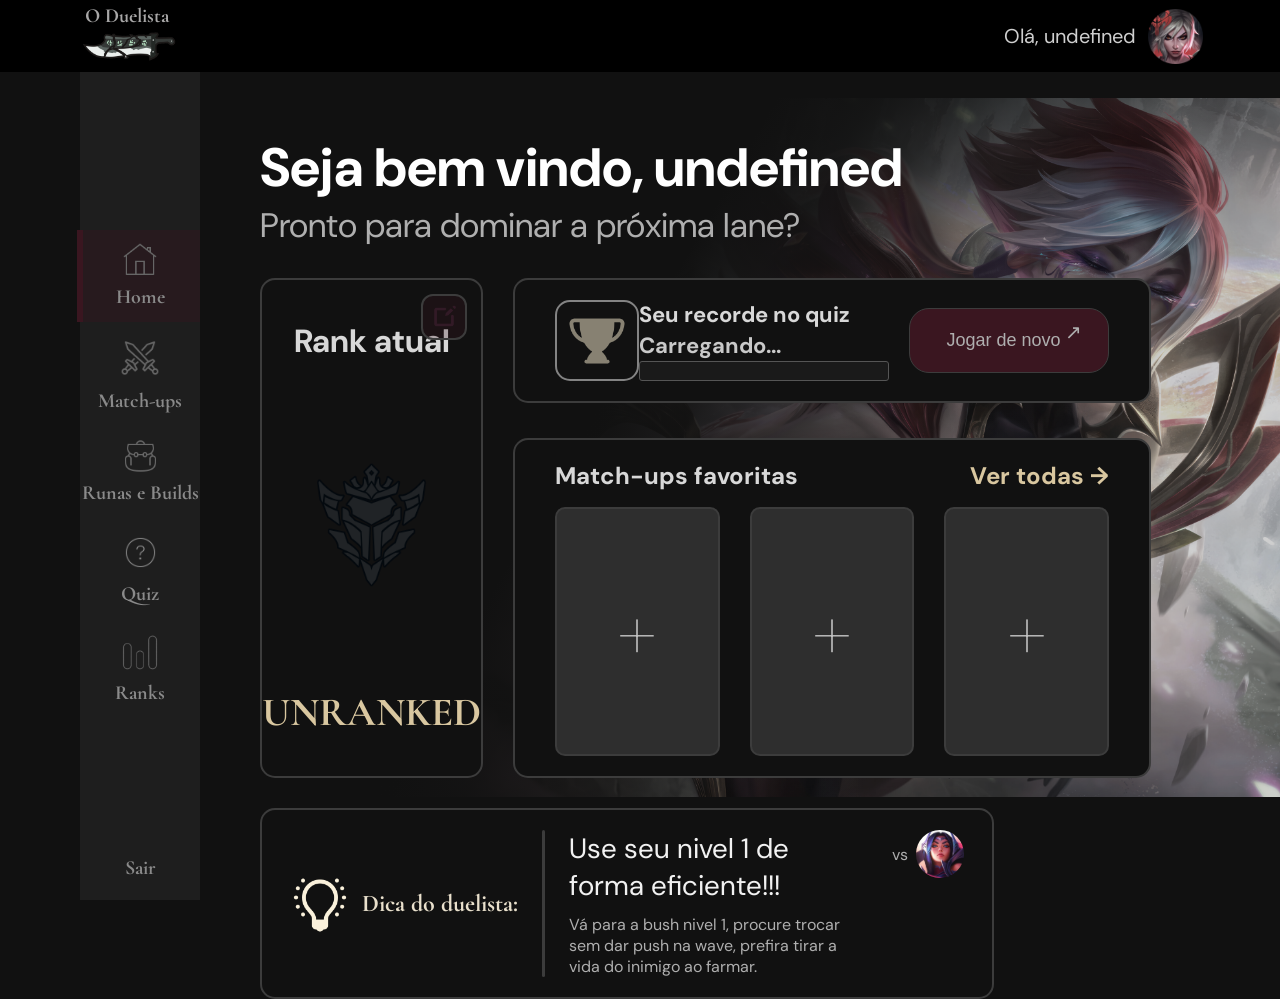
<file: public/dashboard/home.html>
<!DOCTYPE html>
<html lang="en">

<head>
    <meta charset="UTF-8">
    <meta name="viewport" content="width=device-width, initial-scale=1.0">
    <title>Home</title>

    <script src="../js/sessao.js"></script>

    <link rel="stylesheet" href="../css/global-dash.css">
    <link rel="stylesheet" href="../css/home.css">
    <link rel="stylesheet" href="../css/header-left.css">
    <link rel="icon" href="../assets/icon/favicon2.ico">
    <link rel="preconnect" href="https://fonts.gstatic.com">
</head>

<body>

    <div class="header-top">
        <a href="home.html" class="logo">
            <span>O Duelista</span>
            <img src="../assets/icon/riven_icon_1.png" alt="SwordRiven">
        </a>
        <div class="area-usuario">
            <span id="nome_usuario_header">Olá, Usuário</span>
            <img class="avatar-riven" src="../assets/imgs/avatar_riven.png" alt="Avatar">
        </div>
    </div>

    <div class="container-home-header-left">

        <div class="header-left">
            <nav class="menu">
                <a href="home.html" class="efeito-hover-side ativo">
                    <img class="icon-home" src="../assets/icon/icon-home.svg" alt="icon-home">
                    <span>Home</span></a>
                <a href="match-up.html" class="efeito-hover-side">
                    <img class="icon-match" src="../assets/icon/icon-match.svg" alt="icon-match">
                    <span>Match-ups</span></a>
                <a href="build.html" class="efeito-hover-side">
                    <img class="icon-build" src="../assets/icon/icon-build.svg" alt="icon-build">
                    <span>Runas e Builds</span></a>
                <a href="quiz.html" class="efeito-hover-side">
                    <img class="icon-quiz" src="../assets/icon/icon-quiz.svg" alt="icon-quiz">
                    <span>Quiz</span></a>
                <a href="rank.html" class="efeito-hover-side">
                    <img class="icon-bar" src="../assets/icon/icon-bar.svg" alt="icon-bar">
                    <span>Ranks</span></a>
            </nav>
            <a href="../index.html" class="sair">Sair</a>
        </div>

        <main class="home">

            <div class="boas-vindas">
                <h1 id="nome_usuario_home">Seja bem vindo, Usuário</h1>
                <p>Pronto para dominar a próxima lane?</p>
            </div>
            <div class="container">

                <div class="painel">

                    <div class="card-rank">

                        <!-- Abre a caixa simples de edição do rank. -->
                        <button type="button" class="btn-editar-rank" onclick="abrir_edicao_rank()" title="Editar rank">
                            <img src="../assets/icon/icon-editar.svg" alt="">
                        </button>

                        <p>Rank atual</p>

                        <img id="img_rank_usuario" src="../assets/imgs/rank-unranked.webp" alt="Rank Unranked">

                        <h2 id="nome_rank_usuario">UNRANKED</h2>

                        <!-- Fica escondida até o usuário clicar no botão de editar. -->
                        <div class="edicao_rank" id="div_editar_rank">
                            <label for="sel_rank_usuario">Escolha seu rank</label>
                            <select id="sel_rank_usuario">
                                <option value="Unranked">Unranked</option>
                                <option value="Ferro">Ferro</option>
                                <option value="Bronze">Bronze</option>
                                <option value="Prata">Prata</option>
                                <option value="Ouro">Ouro</option>
                                <option value="Platina">Platina</option>
                                <option value="Esmeralda">Esmeralda</option>
                                <option value="Diamante">Diamante</option>
                                <option value="Mestre">Mestre</option>
                                <option value="Grão-Mestre">Grão-Mestre</option>
                                <option value="Challenger">Challenger</option>
                            </select>
                            <div class="botoes_edicao_rank">
                                <button type="button" id="btn_salvar_rank" onclick="salvar_rank_usuario()">Salvar</button>
                                <button type="button" onclick="fechar_edicao_rank()">Cancelar</button>
                            </div>
                        </div>

                    </div>
                    <div class="coluna">

                        <div class="card-quiz">

                            <div class="caixa-trofeu">
                                <img src="../assets/icon/trofeu-card.svg" alt="">
                            </div>

                            <div class="info-card-quiz">
                                <p>Seu recorde no quiz</p>
                                <span id="pontuacao_quiz_usuario">Carregando...</span>
                                <div class="barra">
                                    <div class="barra-preenchimento" id="barra-preenchimento"></div>
                                </div>
                            </div>

                            <!-- Abre diretamente a página do quiz. -->
                            <button type="button" onclick="window.location.href = 'quiz.html'">Jogar de novo</button>

                        </div>
                        <div class="card-match-ups">

                            <div class="titulos-caixa-match">

                                <p>Match-ups favoritas</p>
                                <!-- Guarda o filtro antes de abrir a tela de match-ups. -->
                                <a href="match-up.html" onclick="ver_todos_favoritos()">Ver todas →</a>

                            </div>

                            <div class="caixa-card-match">

                                <!-- Os espaços sem favoritos levam à escolha de uma match-up. -->
                                <a href="match-up.html" class="card-unknown">
                                    <span>+</span>
                                </a>

                                <a href="match-up.html" class="card-unknown">
                                    <span>+</span>
                                </a>

                                <a href="match-up.html" class="card-unknown">
                                    <span>+</span>
                                </a>

                            </div>

                        </div>

                    </div>

                </div>
                <div class="dica-do-dia">

                    <div class="dica-titulo">
                        <img src="../assets/icon/icon-light.svg" alt="Lâmpada">
                        <h3>Dica do duelista:</h3>
                    </div>

                    <div class="divisor"></div>

                    <div class="dica-texto">
                        <h4>Use seu nivel 1 de forma eficiente!!!</h4>
                        <p>Vá para a bush nivel 1, procure trocar sem dar push na wave, prefira tirar a vida do inimigo
                            ao farmar.</p>
                    </div>

                    <div class="dica-vs">
                        <span>vs</span>
                        <img src="../assets/icon/icon-irelia.jpg" alt="Campeão da dica">
                    </div>


                </div>

            </div>

        </main>

    </div>

</body>

</html>
<script>
    document.getElementById("nome_usuario_header").textContent = "Olá, " + sessionStorage.NOME_USUARIO;
    document.getElementById("nome_usuario_home").textContent = "Seja bem vindo, " + sessionStorage.NOME_USUARIO;

    mostrar_rank_usuario();

    carregar_favoritos_home();

    carregar_recorde_quiz();

    function carregar_recorde_quiz() {
        let usuario_id = Number(sessionStorage.ID_USUARIO);
        let texto_pontuacao = document.getElementById("pontuacao_quiz_usuario");
        let barra_pontuacao = document.getElementById("barra-preenchimento");

        // Envia o ID na URL; a API busca somente as tentativas deste usuário.
        fetch("/quiz/consultar_recorde?usuario_id=" + usuario_id).then(function (resposta) {
            if (resposta.ok) {
                return resposta.json();
            } else {
                throw new Error("Não foi possível consultar seu recorde.");
            }
        }).then(function (recorde) {
            // Sem tentativas (null) ou sem acertos (0), a pontuação exibida é zero.
            let pontuacao = 0;
            if (recorde.pontuacao != null && recorde.pontuacao != 0) {
                pontuacao = Number(recorde.pontuacao);
            }

            // Preenche o texto e a barra com o recorde encontrado.
            texto_pontuacao.textContent = pontuacao + "/15";
            barra_pontuacao.style.width = (pontuacao / 15 * 100) + "%";
        }).catch(function () {
            // Uma falha de consulta não é apresentada como se o recorde fosse zero.
            texto_pontuacao.textContent = "Indisponível";
            barra_pontuacao.style.width = "0%";
        });
    }

    function abrir_edicao_rank() {

        document.getElementById("sel_rank_usuario").value = sessionStorage.RANK_USUARIO;
        document.getElementById("div_editar_rank").style.display = "flex";
    }

    function fechar_edicao_rank() {

        document.getElementById("div_editar_rank").style.display = "none";
    }

    function salvar_rank_usuario() {
        
        let rank_usuario = document.getElementById("sel_rank_usuario").value;
        let botao_salvar = document.getElementById("btn_salvar_rank");
        botao_salvar.disabled = true;

        // Envia o ID e o novo rank em JSON para a rota de atualização.
        fetch("/usuarios/atualizar_rank", {
            method: "PUT",
            headers: { "Content-Type": "application/json" },
            body: JSON.stringify({
                id_usuario: Number(sessionStorage.ID_USUARIO),
                rank_usuario: rank_usuario
            })
        }).then(function (resposta) {
            if (resposta.ok) {
                // Atualiza a sessão e o card somente após a confirmação do banco.
                sessionStorage.RANK_USUARIO = rank_usuario;
                mostrar_rank_usuario();
                fechar_edicao_rank();
            } else {
                alert("Não foi possível atualizar seu rank.");
            }
            botao_salvar.disabled = false;
        }).catch(function () {
            // Libera o botão e avisa se a requisição falhar.
            botao_salvar.disabled = false;
            alert("Não foi possível atualizar seu rank.");
        });
    }

    function mostrar_rank_usuario() {
        // Lê o rank e preenche o nome em maiúsculas, mantendo o visual do card.
        let rank_usuario = sessionStorage.RANK_USUARIO;
        let imagem_rank = document.getElementById("img_rank_usuario");
        document.getElementById("nome_rank_usuario").textContent = rank_usuario.toUpperCase();

        // Cada rank escolhe a imagem correspondente na pasta de imagens.
        if (rank_usuario == "Unranked") {
            imagem_rank.src = "../assets/imgs/rank-unranked.webp";
        } else if (rank_usuario == "Ferro") {
            imagem_rank.src = "../assets/imgs/rank-ferro.png";
        } else if (rank_usuario == "Bronze") {
            imagem_rank.src = "../assets/imgs/rank-bronze.png";
        } else if (rank_usuario == "Prata") {
            imagem_rank.src = "../assets/imgs/rank-prata.png";
        } else if (rank_usuario == "Ouro") {
            imagem_rank.src = "../assets/imgs/rank-gold.png";
        } else if (rank_usuario == "Platina") {
            imagem_rank.src = "../assets/imgs/rank-platina.png";
        } else if (rank_usuario == "Esmeralda") {
            imagem_rank.src = "../assets/imgs/rank-esmeralda.png";
        } else if (rank_usuario == "Diamante") {
            imagem_rank.src = "../assets/imgs/rank-diamante.png";
        } else if (rank_usuario == "Mestre") {
            imagem_rank.src = "../assets/imgs/rank-mestre.png";
        } else if (rank_usuario == "Grão-Mestre") {
            imagem_rank.src = "../assets/imgs/rank-graomestre.png";
        } else if (rank_usuario == "Challenger") {
            imagem_rank.src = "../assets/imgs/rank-challenger.png";
        }
    }

    function carregar_favoritos_home() {
        let id_usuario = Number(sessionStorage.ID_USUARIO);
        let curtidas_usuario;

        // Busca os IDs dos campeões favoritados usando a rota existente.
        fetch("/campeao/listar_curtidas?id_usuario=" + id_usuario).then(function (resposta) {
            if (resposta.ok) {
                return resposta.json();
            } else {
                throw new Error("Não foi possível consultar os favoritos.");
            }
        }).then(function (curtidas) {
            // Guarda as curtidas e busca os nomes e as imagens dos campeões.
            curtidas_usuario = curtidas;
            return fetch("/campeao/listar_campeao");
        }).then(function (resposta) {
            if (resposta.ok) {
                return resposta.json();
            } else {
                throw new Error("Não foi possível consultar os campeões.");
            }
        }).then(function (campeoes) {
            let cards_favoritos = document.querySelectorAll(".caixa-card-match a");

            // Preenche até três cards; os espaços restantes continuam com o sinal de +.
            for (let i = 0; i < curtidas_usuario.length && i < cards_favoritos.length; i++) {
                for (let j = 0; j < campeoes.length; j++) {
                    if (Number(curtidas_usuario[i].campeao_id) == Number(campeoes[j].id)) {
                        let card_favorito = cards_favoritos[i];
                        card_favorito.classList.remove("card-unknown");
                        card_favorito.classList.add("card_favorito");
                        card_favorito.style.backgroundImage = 'url("' + campeoes[j].loadingScreenIMG + '")';
                        card_favorito.querySelector("span").textContent = campeoes[j].nome;
                        card_favorito.dataset.id = campeoes[j].id;
                        card_favorito.href = "campeao.html";

                        // Guarda o ID do card clicado antes de o link abrir a página do campeão.
                        card_favorito.onclick = function () {
                            sessionStorage.setItem("id_campeao_selecionado", this.dataset.id);
                        };
                    }
                }
            }
        }).catch(function () {
            // Exibe apenas um aviso se a consulta falhar.
            alert("Não foi possível carregar seus favoritos.");
        });
    }

    function ver_todos_favoritos() {
        // O link abre Match-ups, que usará este valor para ativar Favoritos.
        sessionStorage.setItem("filtro_match_up", "Favoritos");
    }
</script>
</file>
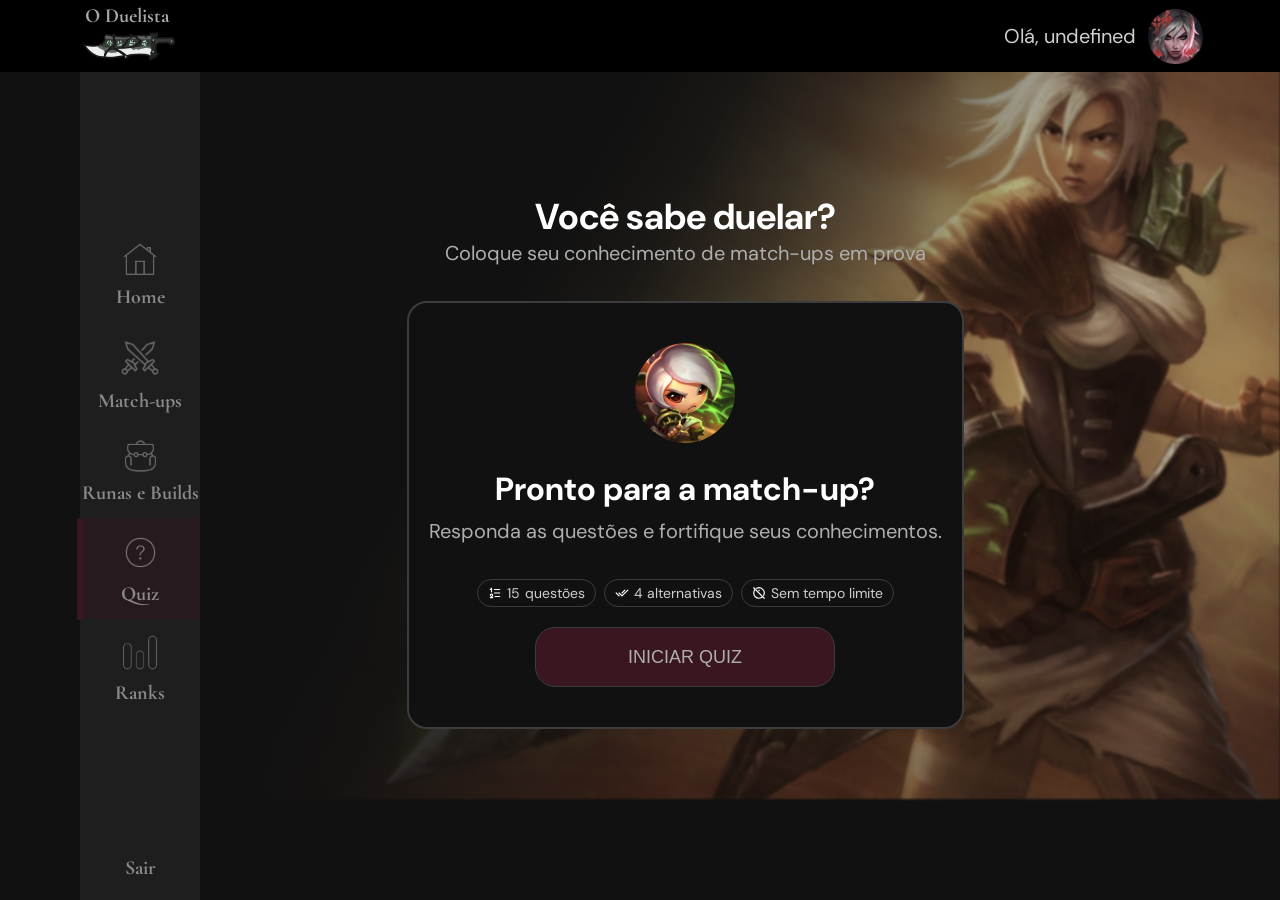
<file: public/dashboard/quiz.html>
<!DOCTYPE html>
<html lang="en">

<head>
    <meta charset="UTF-8">
    <meta name="viewport" content="width=device-width, initial-scale=1.0">
    <title>Quiz</title>

    <script src="../js/sessao.js"></script>

    <link rel="stylesheet" href="../css/global-dash.css">
    <link rel="stylesheet" href="../css/quiz.css">
    <link rel="stylesheet" href="../css/header-left.css">
    <link rel="icon" href="../assets/icon/favicon2.ico">
    <link rel="preconnect" href="https://fonts.gstatic.com">
</head>

<body onload="onloadEsconder()">

    <div class="header-top">
        <a href="home.html" class="logo">
            <span>O Duelista</span>
            <img src="../assets/icon/riven_icon_1.png" alt="SwordRiven">
        </a>
        <div class="area-usuario">
            <span id="nome_usuario_header">Olá, Usuário</span>
            <img class="avatar-riven" src="../assets/imgs/avatar_riven.png" alt="Avatar">
        </div>
    </div>

    <div class="container-home-header-left">

        <div class="header-left">
            <nav class="menu">
                <a href="home.html" class="efeito-hover-side">
                    <img class="icon-home" src="../assets/icon/icon-home.svg" alt="icon-home">
                    <span>Home</span></a>
                <a href="match-up.html" class="efeito-hover-side">
                    <img class="icon-match" src="../assets/icon/icon-match.svg" alt="icon-match">
                    <span>Match-ups</span></a>
                <a href="build.html" class="efeito-hover-side">
                    <img class="icon-build" src="../assets/icon/icon-build.svg" alt="icon-build">
                    <span>Runas e Builds</span></a>
                <a href="quiz.html" class="efeito-hover-side ativo">
                    <img class="icon-quiz" src="../assets/icon/icon-quiz.svg" alt="icon-quiz">
                    <span>Quiz</span></a>
                <a href="rank.html" class="efeito-hover-side">
                    <img class="icon-bar" src="../assets/icon/icon-bar.svg" alt="icon-bar">
                    <span>Ranks</span></a>
            </nav>
            <a href="../index.html" class="sair">Sair</a>
        </div>

        <main class="quiz">
            <div class="tela-inicio" id="telaInicio">

                <div class="titulo-quiz">
                    <h1>Você sabe duelar?</h1>
                    <p>Coloque seu conhecimento de match-ups em prova</p>
                </div>

                <div class="card-inicio">
                    <div class="icone-inicio"><img src="../assets/icon/icon-riven-chibi.png" alt=""></div>
                    <h2>Pronto para a match-up?</h2>
                    <p>Responda as questões e fortifique seus conhecimentos.</p>
                    <div class="chips">
                        <span class="chip">
                            <img src="../assets/icon/list-numbers.svg">
                            <span id="quantidade_questoes_inicio"></span> questões</span>
                        <span class="chip">
                            <img src="../assets/icon/checks.svg">
                            4 alternativas</span>
                        <span class="chip">
                            <img src="../assets/icon/clock-off.svg">
                            Sem tempo limite</span>
                    </div>
                    <button id="btnIniciarQuiz" onclick="iniciarQuiz()">INICIAR QUIZ</button>
                </div>
            </div>

            <div id="pontuacaoEJogo" class="pontuacaoEJogo">

                <div id="pontuacao" class="flex-colunar width-fit-content border-primary">
                    <h2>Quiz concluído!</h2>
                    <div id="pontuacaoDuranteJogo" class="flex-colunar ">
                        <span>Quantidade de acertos: <span id="spanCertas">0</span></span>
                        <span>Quantidade de erros: <span id="spanErradas">0</span></span>
                    </div>
                    <div id="pontuacaoFinalJogo" class="flex-colunar ">
                        <span id="pontuacaoFinal">Pontuação Final:
                            <span id="spanPontuacaoFinal">***</span>
                        </span>
                        <span id="msgFinal">***</span>
                    </div>
                    <button onclick="tentarNovamente()" id="btnTentarNovamente" disabled>Tentar novamente</button>
                </div>



                <div id="jogo" class="width-fit-content flex-colunar border-secondary">

                    <div id="infoQuestao">
                        <span>Questão atual: <span id="spanNumeroDaQuestaoAtual"></span> de <span
                                id="qtdQuestoes"></span>
                            questões.</span>
                    </div>

                    <div id="perguntaDaQuestaoAtual" class="padding-8">
                        <span id="spanQuestaoExibida" class="text-bold"></span>
                    </div>

                    <div id="infoAlternativas" class="padding-8">
                        <span><em>Escolha uma opção dentre as abaixo:</em></span>
                    </div>

                    <div id="opcoes" class="flex-colunar padding-8">
                        <div class="linha_opcoes">
                            <span>
                                <input type="radio" id="primeiraOpcao" name="option" class="radio"
                                    value="alternativaA" />
                                <label for="primeiraOpcao" class="option" id="labelOpcaoUm"></label>
                            </span>
                            <span>
                                <input type="radio" id="segundaOpcao" name="option" class="radio"
                                    value="alternativaB" />
                                <label for="segundaOpcao" class="option" id="labelOpcaoDois"></label>
                            </span>
                        </div>
                        <div class="linha_opcoes">
                            <span>
                                <input type="radio" id="terceiraOpcao" name="option" class="radio"
                                    value="alternativaC" />
                                <label for="terceiraOpcao" class="option" id="labelOpcaoTres"></label>
                            </span>
                            <span>
                                <input type="radio" id="quartaOpcao" name="option" class="radio" value="alternativaD" />
                                <label for="quartaOpcao" class="option" id="labelOpcaoQuatro"></label>
                            </span>
                        </div>
                    </div>

                    <div id="botoes" class="flex-colunar padding-8">
                        <button onclick="avancar()" id="btnProx">Avançar para próxima questão</button>
                    </div>
                </div>
            </div>

        </main>

    </div>

</body>

</html>
<script>
    // Preenche o cabeçalho com o nome guardado no login.
    document.getElementById("nome_usuario_header").textContent = "Olá, " + sessionStorage.NOME_USUARIO;

    // Edite este array para mudar as perguntas; cada objeto contém quatro alternativas e a correta.
    const listaDeQuestoes = [
        {
            pergunta: "Como aproveitar a passiva da Riven durante um combo?",
            alternativaA: "Usando apenas ataques básicos, sem habilidades",
            alternativaB: "Intercalando ataques básicos entre as habilidades",
            alternativaC: "Usando todas as habilidades sem atacar",
            alternativaD: "Atacando somente depois que a passiva acabar",
            alternativaCorreta: "alternativaB"
        },
        {
            pergunta: "Qual efeito de controle o terceiro Q da Riven aplica aos inimigos atingidos?",
            alternativaA: "Silenciamento",
            alternativaB: "Enraizamento",
            alternativaC: "Arremesso ao ar",
            alternativaD: "Encantamento",
            alternativaCorreta: "alternativaC"
        },
        {
            pergunta: "Qual habilidade da Riven concede um escudo e um avanço curto?",
            alternativaA: "E — Valentia",
            alternativaB: "W — Explosão de Ki",
            alternativaC: "R — Lâmina do Exilado",
            alternativaD: "Passiva — Lâmina Rúnica",
            alternativaCorreta: "alternativaA"
        },
        {
            pergunta: "Contra Aatrox, para que você pode guardar o E da Riven?",
            alternativaA: "Para recuperar mana",
            alternativaB: "Para impedir que ele use a ultimate",
            alternativaC: "Para destruir a arma dele",
            alternativaD: "Para desviar da área de impacto do terceiro Q",
            alternativaCorreta: "alternativaD"
        },
        {
            pergunta: "Contra Fiora, qual cuidado tomar ao usar o W ou o terceiro Q da Riven?",
            alternativaA: "Usar sempre enquanto a Ripostar estiver ativa",
            alternativaB: "Evitar que ela bloqueie o controle com a Ripostar",
            alternativaC: "Usar apenas contra os minions",
            alternativaD: "Esperar a Fiora chegar ao nível 18",
            alternativaCorreta: "alternativaB"
        },
        {
            pergunta: "Contra Darius, qual é o risco de prolongar uma troca e deixar a passiva dele acumular?",
            alternativaA: "Ele perde acesso à ultimate",
            alternativaB: "Ele deixa de causar dano físico",
            alternativaC: "Ele fica mais perigoso ao atingir cinco acúmulos de Hemorragia",
            alternativaD: "A Riven recebe um escudo permanente",
            alternativaCorreta: "alternativaC"
        },
        {
            pergunta: "Qual parte do Q do Darius você deve evitar para negar a cura dessa habilidade em campeões?",
            alternativaA: "A lâmina na borda externa do golpe",
            alternativaB: "O cabo na parte interna do golpe",
            alternativaC: "A área atrás da Riven, fora do alcance",
            alternativaD: "O centro do mapa",
            alternativaCorreta: "alternativaA"
        },
        {
            pergunta: "Contra Renekton, qual sinal exige cuidado antes de entrar em uma troca?",
            alternativaA: "Ele estar sem habilidades e sem fúria",
            alternativaB: "Ele estar voltando para a base",
            alternativaC: "Ele estar longe da wave",
            alternativaD: "Ele ter fúria suficiente para usar o W fortalecido",
            alternativaCorreta: "alternativaD"
        },
        {
            pergunta: "Contra Jax, o que o Contra-Ataque (E) faz durante sua preparação?",
            alternativaA: "Impede Jax de se mover",
            alternativaB: "Permite que ele esquive de ataques básicos",
            alternativaC: "Remove todas as habilidades da Riven",
            alternativaD: "Cura a Riven a cada ataque",
            alternativaCorreta: "alternativaB"
        },
        {
            pergunta: "Por que o W da Poppy exige cuidado ao usar os avanços da Riven?",
            alternativaA: "Porque aumenta o alcance dos ataques da Riven",
            alternativaB: "Porque concede mana à Riven",
            alternativaC: "Porque pode interromper avanços dentro da área ativa",
            alternativaD: "Porque destrói automaticamente a torre aliada",
            alternativaCorreta: "alternativaC"
        },
        {
            pergunta: "Contra Irelia, qual situação costuma tornar uma troca mais perigosa?",
            alternativaA: "Ela estar com a passiva totalmente acumulada",
            alternativaB: "Ela estar sem vida e sem habilidades",
            alternativaC: "Ela estar longe e voltando para a base",
            alternativaD: "Ela não ter minions próximos nem acúmulos da passiva",
            alternativaCorreta: "alternativaA"
        },
        {
            pergunta: "Contra Sett, como reduzir o dano verdadeiro do W dele?",
            alternativaA: "Ficar parado no centro do golpe",
            alternativaB: "Atacar o escudo sem sair da área central",
            alternativaC: "Usar o W da Riven depois de receber o dano",
            alternativaD: "Sair da faixa central antes de o golpe acertar",
            alternativaCorreta: "alternativaD"
        },
        {
            pergunta: "Quando o adversário está com Osso Revestido disponível, qual preparação ajuda antes do combo completo?",
            alternativaA: "Usar todo o combo imediatamente, sem observar a runa",
            alternativaB: "Ativar a runa com uma troca curta e esperar seu efeito acabar",
            alternativaC: "Parar de farmar pelo restante da partida",
            alternativaD: "Esperar a runa aumentar o dano da Riven",
            alternativaCorreta: "alternativaB"
        },
        {
            pergunta: "Por que trocar dentro de uma wave inimiga grande pode ser ruim nos primeiros níveis?",
            alternativaA: "Os minions impedem a Riven de usar qualquer habilidade",
            alternativaB: "A Riven perde sua passiva permanentemente",
            alternativaC: "O dano dos minions pode fazer você perder a troca",
            alternativaD: "A torre aliada passa a atacar a Riven",
            alternativaCorreta: "alternativaC"
        },
        {
            pergunta: "Como a vida do alvo influencia o dano do Corte de Vento, a segunda ativação do R da Riven?",
            alternativaA: "O dano aumenta conforme a vida perdida do alvo, até o limite da habilidade",
            alternativaB: "O golpe só causa dano em alvos com vida cheia",
            alternativaC: "O dano depende apenas da mana do alvo",
            alternativaD: "O golpe cura alvos com pouca vida",
            alternativaCorreta: "alternativaA"
        }
    ];

    // variáveis globais    
    let numeroDaQuestaoAtual = 0
    let pontuacaoFinal = 0
    let tentativaIncorreta = 0
    let certas = 0
    let erradas = 0
    let quantidadeDeQuestoes = listaDeQuestoes.length

    // Atualiza apenas o texto da apresentação com a quantidade de perguntas do array.
    document.getElementById('quantidade_questoes_inicio').textContent = quantidadeDeQuestoes

    function onloadEsconder() {
        document.getElementById('pontuacao').style.display = "none"
        document.getElementById('jogo').style.display = "none"
    }

    function iniciarQuiz() {
        document.getElementById('pontuacao').style.display = "none"
        document.getElementById('jogo').style.display = "flex"
        document.getElementById('telaInicio').style.display = "none"

        document.getElementById('qtdQuestoes').innerHTML = quantidadeDeQuestoes

        preencherHTMLcomQuestaoAtual(0)

        btnProx.disabled = false
        btnTentarNovamente.disabled = true
    }

    function preencherHTMLcomQuestaoAtual(index) {
        habilitarAlternativas(true)
        const questaoAtual = listaDeQuestoes[index]
        numeroDaQuestaoAtual = index
        console.log("questaoAtual")
        console.log(questaoAtual)
        document.getElementById("spanNumeroDaQuestaoAtual").innerHTML = Number(index) + 1 // ajustando porque o index começa em 0
        document.getElementById("spanQuestaoExibida").innerHTML = questaoAtual.pergunta;
        document.getElementById("labelOpcaoUm").innerHTML = questaoAtual.alternativaA;
        document.getElementById("labelOpcaoDois").innerHTML = questaoAtual.alternativaB;
        document.getElementById("labelOpcaoTres").innerHTML = questaoAtual.alternativaC;
        document.getElementById("labelOpcaoQuatro").innerHTML = questaoAtual.alternativaD;

        if (numeroDaQuestaoAtual == quantidadeDeQuestoes - 1) {
            btnProx.innerHTML = "Finalizar quiz"
        } else {
            btnProx.innerHTML = "Avançar para próxima questão"
        }
    }

    function submeter() {
        const options = document.getElementsByName("option"); // recupera alternativas no html

        let hasChecked = false
        for (let i = 0; i < options.length; i++) {
            if (options[i].checked) {
                hasChecked = true
                break
            }
        }

        if (!hasChecked) {
            alert("Não há alternativas escolhidas. Escolha uma opção.")
            return false
        } else {
            habilitarAlternativas(false)

            checarResposta()
            return true
        }
    }

    function habilitarAlternativas(trueOrFalse) {
        let opcaoEscolhida = trueOrFalse ? false : true

        primeiraOpcao.disabled = opcaoEscolhida
        segundaOpcao.disabled = opcaoEscolhida
        terceiraOpcao.disabled = opcaoEscolhida
        quartaOpcao.disabled = opcaoEscolhida

    }

    function avancar() {
        // Só avança depois de validar e contabilizar a resposta escolhida.
        if (!submeter()) {
            return
        }

        desmarcarRadioButtons()

        if (numeroDaQuestaoAtual < quantidadeDeQuestoes) {
            preencherHTMLcomQuestaoAtual(numeroDaQuestaoAtual)
        } else {
            finalizarJogo()
        }
        limparCoresBackgroundOpcoes()
    }

    function tentarNovamente() {
        // atualiza a página
        window.location.reload()
    }

    function checarResposta() {
        const questaoAtual = listaDeQuestoes[numeroDaQuestaoAtual] // questão atual 
        const respostaQuestaoAtual = questaoAtual.alternativaCorreta // qual é a resposta correta da questão atual

        const options = document.getElementsByName("option"); // recupera alternativas no html

        let alternativaCorreta = null // variável para armazenar a alternativa correta

        options.forEach((option) => {
            if (option.value === respostaQuestaoAtual) {
                console.log("alternativaCorreta está no componente: " + alternativaCorreta)
                alternativaCorreta = option.labels[0].id
            }
        })

        // verifica se resposta assinalada é correta
        options.forEach((option) => {
            if (option.checked === true && option.value === respostaQuestaoAtual) {
                document.getElementById(alternativaCorreta).classList.add("text-success-with-bg")
                pontuacaoFinal++
                certas++
                document.getElementById("spanCertas").innerHTML = certas
                numeroDaQuestaoAtual++
            } else if (option.checked && option.value !== respostaQuestaoAtual) {
                const wrongLabelId = option.labels[0].id

                document.getElementById(wrongLabelId).classList.add("text-danger-with-bg")
                document.getElementById(alternativaCorreta).classList.add("text-success-with-bg")
                tentativaIncorreta++
                erradas++
                document.getElementById("spanErradas").innerHTML = erradas
                numeroDaQuestaoAtual++
            }
        })
    }

    function limparCoresBackgroundOpcoes() {
        const options = document.getElementsByName("option");
        options.forEach((option) => {
            document.getElementById(option.labels[0].id).classList.remove("text-danger-with-bg")
            document.getElementById(option.labels[0].id).classList.remove("text-success-with-bg")
        })
    }

    function desmarcarRadioButtons() {
        const options = document.getElementsByName("option");
        for (let i = 0; i < options.length; i++) {
            options[i].checked = false;
        }
    }

    function finalizarJogo() {
        let textoParaMensagemFinal = null
        let classComCoresParaMensagemFinal = null
        const porcentagemFinalDeAcertos = pontuacaoFinal / quantidadeDeQuestoes

        if (porcentagemFinalDeAcertos <= 0.3) {
            textoParaMensagemFinal = "Talvez seja bom estudar as match-ups..."
            classComCoresParaMensagemFinal = "text-danger-with-bg"
        }
        else if (porcentagemFinalDeAcertos > 0.3 && porcentagemFinalDeAcertos < 0.9) {
            textoParaMensagemFinal = "Você foi até que bem, mas sempre tem espaço para melhorar ne..."
            classComCoresParaMensagemFinal = "text-warning-with-bg"
        }
        else if (porcentagemFinalDeAcertos >= 0.9) {
            textoParaMensagemFinal = "Parabéns, você parece ser um bom duelista!!"
            classComCoresParaMensagemFinal = "text-success-with-bg"
        }

        textoParaMensagemFinal += "<br> Você acertou " + Math.round((porcentagemFinalDeAcertos) * 100) + "% das questões."


        document.getElementById('msgFinal').innerHTML = textoParaMensagemFinal
        document.getElementById('msgFinal').classList.add(classComCoresParaMensagemFinal)
        document.getElementById('spanPontuacaoFinal').innerHTML = pontuacaoFinal

        document.getElementById('jogo').style.display = "none"
        document.getElementById('pontuacao').style.display = "flex"

        btnProx.disabled = true
        btnTentarNovamente.disabled = false

        // Salva os acertos já calculados pela lógica original do quiz.
        salvar_tentativa()

    }

    function salvar_tentativa() {
        // fetch envia o ID do login e os acertos em JSON para a API.
        fetch('/quiz/cadastrar_tentativa', {
            method: 'POST',
            headers: { 'Content-Type': 'application/json' },
            body: JSON.stringify({
                usuario_id: Number(sessionStorage.ID_USUARIO),
                pontuacao: pontuacaoFinal
            })
        }).then(function (resposta) {
            // Avisa caso o servidor não consiga gravar a tentativa.
            if (!resposta.ok) {
                alert("Não foi possível salvar sua tentativa.")
            }
        }).catch(function () {
            // Avisa se a requisição falhar por um problema de conexão.
            alert("Falha na conexão ao salvar sua tentativa.")
        })
    }
</script>
</file>
<file: public/css/index.css>
.container-recursos{
  width: 100%;
  max-width: 1350px;
  margin: 0 auto;
  box-sizing: border-box;
}

.section-inicial{
  width: 100%;
  min-height: 100vh;

  background-image: url(../assets/imgs/section-1-background.png);
  background-size: cover;
  background-position: center;
  background-repeat: no-repeat;
  filter: saturate(0.8);
}

.section-experiencia{
  width: 100%;
  min-height: 100vh;

  background-image: url(../assets/imgs/section-2-background.png);
  background-size: cover;
  background-position: center top;
  background-repeat: no-repeat  ;
}

.section-recursos{
  width: 100%;
  min-height: 100vh;

  background-color: #0a0a0a;
}

.section-sobre{
  width: 100%;
  min-height: 90vh;

  background-color: #474748;
}

.header-home {
    position: relative;
    display: flex;
    justify-content: space-between;
    align-items: flex-start;
    padding: 20px 100px;
}

.navegacao-home a {
    color: #f3f2f2;
    font-family: 'Cormorant Garamond', serif;
    font-size: 35px;
    text-decoration: none;
    font-weight: 500;
}

.icon-riven {
    position: absolute;
    top: 30px;
    left: 48%;
    transform: translateX(-50%);
    width: 120px;
    height: 38px;
    filter: saturate(2);
}

.navegacao-home {
    top: 20px;
    right: 40px;
}

.navegacao-home ul {
    display: flex;
    align-items: center;
    gap: 40px;
    list-style: none;
    margin: 0;
    padding: 0;
}


.destaque-titulo {
    color: #edeeed;
    font-family: 'Cormorant Garamond', serif;
    font-size: 28px;
    margin: 0;
    position: relative;
    font-weight: 600;
}

.section-inicial h1 , 
.section-inicial p{
  color: #e0e0e0;
  margin-left: 100px;
}

.section-inicial h1{
  font-weight: 100;
  margin-top: 200px;
  font-size: 58px;
  font-weight: bold;
}

.section-inicial p{
  margin-top: 50px;
  font-family: 'DM Sans', sans-serif;
  font-size: 26px;
  color: #e0e0e0;
}

.img-flower-1 {
  position: absolute;
  left: 100px;
  bottom: 0;
  width: 300px;
  opacity: 0.8;
  
}

.destaque-challenger{
  color: #108d35;
  filter: saturate(0.5);
}

.section-experiencia h1{
  margin-top: 80px;
  color: #F9FFEE;
  font-weight: bold;
  font-family: 'Cormorant Garamond', serif;
  font-size: 50px;
  justify-self: flex-end;
  margin-right: 12%;
  position: relative;
}

.section-experiencia h1::after{
  content: '';
  width: 220px;
  height: 2px;
  align-self: center;
  background-color: #F9FFEE;
  position: absolute;
  margin-left: 60px;
}

.promocao-chall-e-frase{
  display: flex;
  flex-direction: row;
  margin-top: 100px;

  height: 300px;
  width: 100%;
}

.promocao-chall{
  background-image: url(../assets/imgs/img-to-sessao-experiencia.png);
  background-position: center;
  background-repeat: no-repeat;
  justify-self: flex-start;
  filter: drop-shadow(-14px 14px 5px rgba(0, 0, 0, 0.5));

  height: 300px;
  width: 75%;
}

.frase-filosofica{
  color: #e0e0e0;
  font-size: 34px;
  width: 40%;
  display: flex;
  align-items: start;
  justify-content: flex-end;
  position: relative;
}

.autor{
  position:absolute;
  color: #e0e0e0;
  font-size: 34px;
  bottom: 0;
  margin-bottom: 15px;
  margin-right: 15px;
}

.kpi-experiencia{
  width: 100%;
  height: 200px;
  display: flex;
  flex-direction: row;
  justify-content: space-around;
  margin-top: 180px;
  margin-bottom: 100px;
}

.kpi{
  background-color: #3C3C3C;
  color: #BCB8B8;
  
  width: 350px;
  height: 100%;
  padding-top: 22px;
  padding-left: 22px;
  border-radius: 16px;
  gap: 8px;
  
  filter: drop-shadow(-14px 14px 5px rgba(0, 0, 0, 0.4));
  display: flex;
  flex-direction: column;
  
}

.titulo-kpi{
  font-size: 36px;
  font-weight: bolder;
}

.svg-kpi{
  width: 45px;
  height: 45px;
}

.svg-kpi-2{
  width: 40px;
  height: 42px;
}

.descricao-kpi{
  font-size: 26px;
}

.section-recursos h1{
  width: 100%;
  margin-top: 80px;
  color: #F9FFEE;
  font-weight: bold;
  font-family: 'Cormorant Garamond', serif;
  font-size: 50px;
  justify-self: flex-start;
  margin-left: 12%;
  position: relative;

}

.section-recursos h1::before{
  content: '';
  width: 220px;
  height: 2px;
  background-color: #F9FFEE;;
  position: absolute;
  top: 50%;
  transform: translateY(-50%);
  right: 100%;
  margin-right: 60px;
}

.all-cards{
  margin-top: 70px;
  height: 700px;
  display: flex;
  flex-direction: row;
  gap: 50px;
}

.coluna-esquerda{
  display: flex;
  flex-direction: column;
  gap: 30px;
  width: 33%;
  position: relative;
}

.coluna-central{
  width: 33%;
}

.coluna-direita{
  width: 33%;
  display: flex;
  flex-direction: column;
  gap: 50px;
  position: relative;
}

.autonomia{
  height: 33%;
  position: relative;
  transition: 0.4s;
}

.autonomia:hover{
  transform: scale(1.02);
}

.autonomia img{
  height: 100%;
  width: 100%;
  filter: saturate(25%);
  transition: 0.4s;
}

.autonomia:hover img{
  transform: scale(1.02);
  filter: saturate(60%);
}

.card{
  border: solid 2px #3C3C3C;
  border-radius:20px;
  position: relative;
  overflow: hidden;
  width: 100%;
}

.card::after{
  content: '';
  width: 100%;
  height: 35%;
  position: absolute;
  left: 0;
  bottom: 0;

  background: linear-gradient(
    to bottom,
    rgba(0, 0, 0, 0) 0%,
    rgba(0, 0, 0, 0.50) 30%,
    rgba(0, 0, 0, 0.80) 80%
);
}

.big-card{
  border-radius:20px;
  position: relative;
  overflow: hidden;
  width: 100%;
  border: solid 2px #3C3C3C;
}

.big-card::after{
  content: '';
  width: 100%;
  height: 20%;
  position: absolute;
  left: 0;
  bottom: 0;

  background: linear-gradient(
    to bottom,
    rgba(0, 0, 0, 0) 0%,
    rgba(0, 0, 0, 0.60) 40%,
    rgba(0, 0, 0, 0.80) 80%
);
}

.autonomia span{
  font-size: 60px;
  font-family: 'Cormorant Garamond', serif;
  color: white;
  position: absolute;
  left: 50%;
  bottom: 10px;
  transform: translateX(-50%);
  z-index: 1;
  opacity: 0.9;
}

.combos{
  height: 33%;
  transition: 0.4s;
}

.combos:hover{
  transform: scale(1.02);
}

.combos img{
  height: 100%;
  width: 100%;
  filter: saturate(25%);
  transition: 0.4s;
}

.combos:hover img{
  transform: scale(1.02);
  filter: saturate(70%);
}

.combos span{
  font-size: 60px;
  font-family: 'Cormorant Garamond', serif;
  color: white;
  position: absolute;
  left: 50%;
  bottom: 5px;
  transform: translateX(-50%);
  z-index: 1;
  opacity: 0.9;
}

.quiz{
  height: 33%;
  transition: 0.4s;
}

.quiz:hover{
  transform: scale(1.02);
}

.quiz img{
  height: 100%;
  width: 100%;
  filter: saturate(30%);
  transition: 0.4s;
}
.quiz:hover img{
  transform: scale(1.02);
  filter: saturate(100%);
}

.quiz span{
  font-size: 60px;
  font-family: 'Cormorant Garamond', serif;
  color: white;
  position: absolute;
  left: 50%;
  bottom: 8px;
  transform: translateX(-50%);
  z-index: 1;
  opacity: 0.9;
}

.matchup{
  height: 100%;
  transition: 0.4s;
}

.matchup:hover{
  transform: scale(1.02);
}

.matchup img{
  width: 120%;
  height: 100%;
  filter: saturate(25%);
  transition: 0.4s;
}

.matchup:hover img{
  transform: scale(1.02);
  filter: saturate(65%);
}

.matchup span{
  text-align: center;
  width: 100%;
  font-size: 70px;
  font-family: 'Cormorant Garamond', serif;
  color: white;
  position: absolute;
  left: 50%;
  bottom: 24px;
  transform: translateX(-50%);
  z-index: 1;
  opacity: 0.9;
}

.builds{
  height: 50%;
  transition: 0.4s;
}

.builds:hover{
  transform: scale(1.02);
}

.builds img{
  width: 123%;
  height: 111%;
  filter: saturate(20%);
  transition: 0.4s;
}

.builds:hover img{
  transform: scale(1.02);
  filter: saturate(75%);
}

.runas{
  height: 50%;
  transition: 0.4s;
}

.runas:hover{
  transform: scale(1.02);
}

.runas img{
  width: 100%;
  height: 100%;
  filter: saturate(15%);
  transition: 0.4s;
}

.runas:hover img{
  transform: scale(1.02);
  filter: saturate(50%);
}

.builds span{
  text-align: center;
  width: 100%;
  font-size: 70px;
  font-family: 'Cormorant Garamond', serif;
  color: white;
  position: absolute;
  left: 50%;
  bottom: 25px;
  transform: translateX(-50%);
  z-index: 1;
  opacity: 0.9;
}

.runas span{
  text-align: center;
  width: 100%;
  font-size: 70px;
  font-family: 'Cormorant Garamond', serif;
  color: white;
  position: absolute;
  left: 50%;
  bottom: 25px;
  transform: translateX(-50%);
  z-index: 1;
  opacity: 0.9;
}

.section-recursos button{
  cursor: pointer;
  border: none;
  border-radius: 30px;
  background-color: white;
  color: #0a0a0a;
  font-family: 'Cormorant Garamond', serif;
  width: 500px;
  height: 60px;
  font-size: 30px;
  margin-top: 70px;
  margin-bottom: 70px;
}

.botao{
  width: 100%;
  display: flex;
  justify-content: center;
}

.frases-sobre{
  width: 100%;
  display: flex;
  flex-direction: column;
  justify-content: center;
  align-items: center;
}

.frases-sobre span,
.frases-sobre h1{
  color: #f0f0f0;
  text-align: center;
  max-width: 1200px;
  font-weight: bold;
  
}

.frases-sobre h1{
  margin-top: 70px;
  font-size: 50px;
  position: relative;
  color: #F9FFEE;
  margin-bottom: 20px;
}

.frases-sobre span{
  font-family: 'DM Sans', sans-serif;
  font-size: 30px;
  font-weight: normal;
  min-height: 200px;
  padding: 40px;
}

.frases-sobre h1::before{
  content: '';
  width: 220px;
  height: 2px;
  background-color: #F9FFEE;
  position: absolute;
  top: 50%;
  transform: translateY(-50%);
  right: 100%;
  margin-right: 40px;
}

.frases-sobre h1::after{
  content: '';
  width: 220px;
  height: 2px;
  background-color: #F9FFEE;
  position: absolute;
  top: 50%;
  transform: translateY(-50%);
  left: 100%;
  margin-left: 40px;
}

.span-relative{
  position: relative;
}

.riven-section-sobre{
  width: 300px;
  height: 450px;
  position: absolute;
  left: -250px;
  bottom: -88px;
}

footer{
  min-height: 100px;
  background-color: #0a0a0a;;
}

footer .titulo-descricao-contato{
  margin-left: 150px;
  margin-right: 150px;
  margin-top: 20px;
  color: #BCB8B8;
  height: 100%;
  display: flex;
  flex-direction: row;
  justify-content: space-between;
  font-family: 'DM Sans', sans-serif;
  font-weight: bold;
  font-size: 40px;
}

.descricao-footer{
  display: flex;
  flex-direction: row;
  justify-content: flex-start;
  text-align: center;
  margin-top: 15px;
  font-size: 20px;
  font-weight: 100;
}

.underline{
  text-decoration: underline;
}

.icon-email{
  height: 20px;
  margin-right: 10px;
}

.icon-github{
  height: 20px;
  margin-right: 10px;
}

.icon-linkedin{
  height: 20px;
  margin-right: 10px;
}

.linha-divisoria{
  background-color: #BCB8B8;
  width: 100%;
  height: 1px;
  margin-top: 30px;
}

.direitos-reservados{
  margin-top: 30px;
  color: #BCB8B8;
  text-align: center;
  display: flex;
  justify-content: center;
  font-family: 'DM Sans', sans-serif;
  font-size: 15px;
  margin-bottom: 30px; 
}


.efeito-scale{
  transition: 0.4s;
}

.efeito-scale:hover{
  transform: scale(1.01) translate(4px, -5px);

}

.efeito-scale-button{
  transition: 0.4s;
}

.efeito-scale-button:hover{
  transform: scale(1.02);

}

.efeito-login-cadastro{
  transition: 0.4s;
}

 .efeito-login-cadastro:hover{
  transform: scale(1.03);
} 

.efeito-login-cadastro:hover a{
  color: #108d35;
} 

.divisoria-direita {
  --altura: 280px; 
  --espaco: 280px; 

  position: absolute;
  top: 50%;
  right: -15%;
  transform: translate(50%, -50%);

  display: flex;
  flex-direction: column;
}

.divisoria-direita img {
  display: block;
  height: var(--altura);
  width: auto;
}

.divisoria-direita img + img {
  margin-top: calc(var(--espaco) - var(--altura));
}

.divisoria-esquerda {
  --altura: 280px; 
  --espaco: 280px; 

  position: absolute;
  bottom: -30%;
  left: -76%;
  transform: translate(50%, -50%);
  z-index: 1;

  display: flex;
  flex-direction: column;
}

.divisoria-esquerda img {
  display: block;
  height: var(--altura);
  width: auto;
}

.divisoria-esquerda img + img {
  margin-top: calc(var(--espaco) - var(--altura));
}
</file>
<file: public/css/global.css>
@import url('https://fonts.googleapis.com/css2?family=Cormorant+Garamond:wght@400;500;600;700&family=DM+Sans:wght@400;500;700&display=swap');

*{
  margin: 0;
  padding: 0;
  box-sizing: border-box;
}

html{
  font-family: 'DM Sans', sans-serif;
  background-color: #474748 ;
}

h1, h2, h3, h4, h5, h6 {
    font-family: 'Cormorant Garamond', serif;
}

body {
  margin: 0;
  display: flex;
  flex-direction: column;
  overflow-x: clip
}

.container{
  width: 100%;
  max-width: 1440px;
  margin: 0 auto;
  box-sizing: border-box;
}
</file>
<file: public/css/cadastro.css>
*{
    font-family: 'Cormorant Garamond', serif;
}

h1{
    color: #F9FFEE;
}

p{
    color: #C4C4C4;
}

.login {
  display: flex;
  height: 100vh;
}

.lado-direito {
  width: 40%;
  background-color: #111111;
  display: flex;
  justify-content: center;
  align-items: center;
  position: relative;
}

.divisoria {
  --altura: 200px; 
  --espaco: 200px; 

  position: absolute;
  top: 50%;
  left: -25%;
  transform: translate(50%, -50%);
  z-index: 1;

  display: flex;
  flex-direction: column;
}

.divisoria img {
  display: block;
  height: var(--altura);
  width: auto;
}

.divisoria img + img {
  margin-top: calc(var(--espaco) - var(--altura));
}

.lado-esquerdo {
  width: 60%;
  background-image: url("../assets/imgs/wallpaper-cadastro.png");
  background-size: 160%;
  background-position: 65% 10%;
  background-repeat: no-repeat;
  position: relative;
  filter: saturate(0.6);
}

.lado-esquerdo::after {
  content: "";
  position: absolute;
  top: 0;
  right: 0;
  bottom: 0;
  left: 0;
  background: linear-gradient(to left, #111111 0%, transparent 70%);
}

.form-caixa {
  width: 380px;
  display: flex;
  flex-direction: column;
  margin-bottom: 40px;
}

.campo {
  display: flex;
  flex-direction: column;
  margin-bottom: 12px;
}

.campo label{
    color: #D6D6D6;
    font-size: 12px;
    font-family: 'DM Sans', sans-serif;
    font-weight: bold;
}

.form-opcoes {
  margin-top: 20px;
  display: flex;
  justify-content: center;
  margin-bottom: 16px;
}

.form-opcoes label {
  display: flex;
  align-items: center;
  gap: 3px;
  color: #FFFFFF;
  cursor: pointer;
  font-size: 15px;
}

.checkbox{
    appearance: none;
    
    width: 16px;
    height: 14px;
    background-color: #111111;
    border: 1px solid #FFFFFF;
    border-radius: 5px;
    cursor: pointer;
      
    display: grid;
    place-content: center;
}

.checkbox::before {
  content: "";
  width: 8px;
  height: 8px;
  border-radius: 2px;
  background-color: #FFFFFF;
  transform: scale(0);
  transition: transform 0.15s ease;
}

.checkbox:checked::before {
  transform: scale(1);
}

.form-opcoes label{
  color: #FFFFFF;
}

.remove-sublinhado{
  text-decoration: none;
}

.form-cabecalho{
    display: flex;
    flex-direction: column;
    align-items: center;
}

.form-cabecalho p{
    font-size: 23px;
    margin-top: 5px;
}

.form-cabecalho h1{
    margin-top: 15px;
    font-weight: 100;
}

form{
    margin-top: 5px;
}


.form-avatar{
    width: 100%;
    height: 100%;
    border: solid 4px #3C3C3C;
    border-radius: 50%;
    object-fit: cover;
}

.form-rodape{
    align-self: center;
    color: #7FBF9A;
    font-size: 18px;
    margin-bottom: 10px;
}

.form-rodape a{
  color: #FFFFFF;
  position: relative;
}

.form-rodape a::before{
  content: '';
  background-color: #FFFFFF;
  height: 2px;
  width: 0%;
  left: 5px;
  bottom: 0;
  position: absolute;
  transition: 0.4s;
}

.form-rodape a:hover::before{
  width: 92%;
}
.campo input{
    border-radius: 9px;
    height: 40px;
    background-color: #1A1A1A;
    border: solid 1px;
    border-color: #3C3C3C;
    margin-top: 6px;
    color: #FFFFFF;
    text-align: center;
}

.botao{
    border-radius: 27px;
    background-color: #FFFFFF;
    color: #111111;
    border: none;
    width: 100%;
    height: 40px;
    margin-bottom: 20px;
    font-size: 16px;
    font-weight: bold;
    transition: 0.3s;
    cursor: pointer;
}

.botao:hover{
  transform: scale(1.02);
}

.avatar-caixa {
    position: relative;
    width: 150px;
    height: 150px;
}

.avatar-caixa::before {
    content: "";
    position: absolute;
    top: -110px;
    left: -130px;
    width: 200px;
    height: 200px;
    background-image: url("../assets/imgs/flower_to_icon.png");
    background-size: contain;
    background-repeat: no-repeat;
    z-index: 1;
}

.form-opcoes a{
    color: #7FBF9A;
}

.link-voltar{
    text-align: center;
    color: #FFFFFF;
    transition: 0.2s;
}

.link-voltar:hover{
  transform: translateX(-3px);
}

#div_mensagem_senha{
  color: red;
  text-align: center;
}

#div_mensagem_confirmar_senha{
  color: red;
  text-align: center;
}

.mensagem_erro{
  margin-top: 20px;
  color: green;
  text-align: center;
}
</file>
<file: public/css/login.css>
*{
    font-family: 'Cormorant Garamond', serif;
}

h1{
    color: #F9FFEE;
}

p{
    color: #C4C4C4;
}

.login {
  display: flex;
  height: 100vh;
}

.lado-esquerdo {
  width: 40%;
  background-color: #111111;
  display: flex;
  justify-content: center;
  align-items: center;
  position: relative;
}

.divisoria {
  --altura: 200px; 
  --espaco: 200px; 

  position: absolute;
  top: 50%;
  right: 3%;
  transform: translate(50%, -50%);
  z-index: 1;

  display: flex;
  flex-direction: column;
}

.divisoria img {
  display: block;
  height: var(--altura);
  width: auto;
}

.divisoria img + img {
  margin-top: calc(var(--espaco) - var(--altura));
}

.lado-direito {
  width: 60%;
  background-image: url("../assets/imgs/wallpaper-login.jpg");
  background-size: 200%;
  background-position: 75% 10%;
  background-repeat: no-repeat;
  position: relative;
  filter: saturate(0.6);
}

.lado-direito::before {
  content: "";
  position: absolute;
  top: 0;
  right: 0;
  bottom: 0;
  left: 0;
  background: linear-gradient(to right, #111111 0%, transparent 70%);
}

.form-caixa {
  width: 380px;
  display: flex;
  flex-direction: column;
  margin-bottom: 40px;
}

.campo {
  display: flex;
  flex-direction: column;
  margin-bottom: 12px;
}

.campo label{
    color: #D6D6D6;
    font-size: 12px;
    font-family: 'DM Sans', sans-serif;
    font-weight: bold;
}

.form-opcoes {
  margin-top: 20px;
  display: flex;
  justify-content: space-between;
  margin-bottom: 16px;
}

.form-opcoes label {
  display: flex;
  align-items: center;
  gap: 8px;
  color: #FFFFFF;
  cursor: pointer;
}

.checkbox{
    appearance: none;
    
    width: 16px;
    height: 14px;
    background-color: #111111;
    border: 1px solid #FFFFFF;
    border-radius: 5px;
    cursor: pointer;
      
    display: grid;
    place-content: center;
}

.checkbox::before {
  content: "";
  width: 8px;
  height: 8px;
  border-radius: 2px;
  background-color: #FFFFFF;
  transform: scale(0);
  transition: transform 0.15s ease;
}

.checkbox:checked::before {
  transform: scale(1);
}



.form-opcoes label,
.form-opcoes a {
  color: #FFFFFF;
}

.form-opcoes a{
  position: relative;
}

.form-opcoes a::before{
  content: '';
  background-color: #FFFFFF;
  height: 2px;
  width: 0%;
  transition: 0.3s;
  left: 0;
  bottom: 0;
  position: absolute;
}

.form-opcoes a:hover::before{
  width: 95%;
}

.remove-sublinhado{
  text-decoration: none;
}

.form-cabecalho{
  display: flex;
  flex-direction: column;
  align-items: center;
}

.form-cabecalho p{
  font-size: 23px;
  margin-top: 12px;
}

.form-cabecalho h1{
  margin-top: 25px;
  font-weight: 100;
}

form{
  margin-top: 30px;
}


.form-avatar{
  width: 100%;
  height: 100%;
  border: solid 4px #3C3C3C;
  border-radius: 50%;
  object-fit: cover;
}

.form-rodape{
  align-self: center;
  color: #7FBF9A;
  font-size: 18px;
  display: flex;
  gap: 3px;
  margin-bottom: 10px;
}

.form-rodape a{
  color: #FFFFFF;
  position: relative;
}

.form-rodape a::before{
  content: '';
  background-color: #FFFFFF;
  height: 2px;
  width: 0%;
  left: 0;
  bottom: 0;
  position: absolute;
  transition: 0.3s;
}

.form-rodape a:hover::before{
  width: 99%;
}

.campo input{
  border-radius: 9px;
  height: 40px;
  background-color: #1A1A1A;
  border: solid 1px;
  border-color: #3C3C3C;
  margin-top: 6px;
  color: #FFFFFF;
  text-align: center;
}

.botao{
  border-radius: 27px;
  background-color: #FFFFFF;
  color: #111111;
  border: none;
  width: 100%;
  height: 40px;
  margin-bottom: 20px;
  font-size: 16px;
  font-weight: bold;
  transition: 0.3s;
  cursor: pointer;
}

.botao:hover{
  transform: scale(1.01);
}

.avatar-caixa {
  position: relative;
  width: 150px;
  height: 150px;
}

.avatar-caixa::before {
  content: "";
  position: absolute;
  top: -110px;
  left: -130px;
  width: 200px;
  height: 200px;
  background-image: url("../assets/imgs/flower_to_icon.png");
  background-size: contain;
  background-repeat: no-repeat;
  z-index: 1;
}

.link-voltar{
text-align: center;
color: #FFFFFF;
transition: 0.3s;
}

.link-voltar:hover{
  transform: translateX(-3px);
}

.mensagem_erro{
  margin-top: 20px;
  color: green;
  text-align: center;
}
</file>
<file: public/css/global-dash.css>
@import url('https://fonts.googleapis.com/css2?family=Cormorant+Garamond:wght@400;500;600;700&family=DM+Sans:wght@400;500;700&display=swap');
*{
  margin: 0;
  padding: 0;
  box-sizing: border-box;
}

html{
  font-family: 'DM Sans', sans-serif;
  background-color: #111111 ;
}

h1, h2, h3, h4, h5, h6 {
    font-family: 'Cormorant Garamond', serif;
}

body{
    height: 100vh;
}
</file>
<file: public/css/build.css>
.build {
    display: flex;
    flex-direction: column;

    padding-left: 60px;
    padding-top: 40px;
    padding-bottom: 60px;
    padding-right: 250px;

    gap: 16px;
}

.build::before {
    content: '';
    position: absolute;
    inset: 0;
    z-index: -1;

    background: url('../assets/imgs/background-build.jpg') no-repeat;
    background-size: 115%;
    background-position: -110% 20%;
    filter: saturate(0.5) blur(1.2px) opacity(0.8);
}

.build::after {
    content: '';
    position: absolute;
    inset: 0;
    z-index: -1;

    background: linear-gradient(
        120deg,
        #111111 0%,
        #111111 38%,
        rgba(17, 17, 17, 0.92) 44%,
        rgba(17, 17, 17, 0.70) 50%,
        rgba(17, 17, 17, 0.40) 56%,
        rgba(17, 17, 17, 0.15) 62%,
        rgba(17, 17, 17, 0) 70%
    );
}

.titulo h1 {
    color: #FFFFFF;
    font-size: 44px;
    font-family: 'DM Sans', sans-serif;
}

.titulo p {
    color: #AFAFAF;
    font-size: 24px;
    font-family: 'DM Sans', sans-serif;
}

.paineis {
    flex: 1;
    gap: 16px;

    display: flex;
    flex-direction: row;
}

.painel-runas {
    width: 80%;
    border: solid 2px #3C3C3C;
    border-radius: 15px;
    padding: 22px 40px;
    gap: 20px;
    background-color: #111111;

    display: flex;
    flex-direction: column;
}

.painel-build {
    flex: 1;
    border: solid 2px #3C3C3C;
    border-radius: 15px;
    background-color: #111111;

    display: flex;
    flex-direction: column;
    padding: 22px 40px;

    justify-content: space-around;
}

.painel-build h2{
    color: #ffffff;
    font-size: 30px;
    font-family: 'DM Sans', sans-serif;
}

.painel-build p{
    color: #AFAFAF;
    font-size: 22px;
    font-family: 'DM Sans', sans-serif;
    margin-left: 10px;
    margin-bottom: 10px;
}

.painel-build img{
    width: 55px;
    border-radius: 10px;
    margin-left: 10px;
    transition: 0.3s;
    filter: saturate(0.7);
}

.painel-build img:hover{
    transform: scale(1.02);
    filter: saturate(1);
}

.ordem-habilidades div{
    display: flex;
    flex-direction: row;
    align-items: center;
    gap: 12px;
}

.ordem-habilidades span{
    color: #FFFFFF;
    font-size: 40px;
    font-family: 'DM Sans', sans-serif;
}

.titulo-painel-runas {
    display: flex;
    flex-direction: row;
    justify-content: flex-start;
}

.titulo-painel-runas h2 {
    color: #ffffff;
    font-size: 30px;
    font-family: 'DM Sans', sans-serif;
}

.dica {
    height: 100px;
    border: solid 2px #3C3C3C;
    border-radius: 15px;
}


.container-runas{
    flex: 1;

    display: flex;
    flex-direction: row;
    gap: 16px;
}

.arvore-primaria{
    flex: 1;
    position: relative;
    z-index: 0;
    padding: 30px 15px;

    display: flex;
    flex-direction: column;
    justify-content: space-around;
    gap: 35px;
}

.arvore-primaria::before{
    content: '';
    position: absolute;
    inset: 0;   /* Ocupa a caixa inteira, tipo o flex:1 ou heigth 100% */
    z-index: -1;

    background-image: url(../assets/imgs/conquer-background.webp);
    background-size: 300%;
    background-repeat: no-repeat;
    background-position: 90% 50%;
    filter: opacity(0.4) saturate(0.7);
    border-radius: 30px;
}

.arvore-secundaria{
    flex: 1;
    position: relative;
    z-index: 0;
    padding: 30px 15px;

    display: flex;
    flex-direction: column;
    gap: 20px;
}

.arvore-secundaria::before{
    content: '';
    position: absolute;
    inset: 0;   /* Ocupa a caixa inteira, tipo o flex:1 ou heigth 100% */
    z-index: -1;

    background-image: url(../assets/imgs/feitiçaria-background.webp);
    background-size: 300%;
    background-repeat: no-repeat;
    background-position: 90% 50%;
    filter: opacity(0.4) saturate(0.7);
    border-radius: 30px;
}

.explicacao-runa{
    flex:1;
    display: flex;
    flex-direction: column;
    text-align: center;
    padding-top: 20px;
    padding-left: 20px;
    gap: 16px;

    border-left: solid 2px #afafaf7d;
}

.explicacao-runa h2{
    color: #FFFFFF;
    font-size: 22px;
    font-family: 'DM Sans', sans-serif;
}

.explicacao-runa p{
    color: #AFAFAF;
    font-size: 20px;
    font-family: 'DM Sans', sans-serif;
}
.imagens-speels{
    display: flex;
    flex-direction: row;
    justify-content: center;
    align-items: center;
    gap: 12px;

    flex: 1;
}

.imagens-speels img{
    border-radius: 10px;
    width: 70px;
    filter: saturate(0.6);
    transition: 0.4s;
    cursor: pointer;
}

.imagens-speels img:hover{
    transform: scale(1.03);
    filter: saturate(1);
}

.section-explicacao{
    display: flex;
    flex-direction: column;
    justify-content: center;
    align-items: center;
    gap: 10px;
    padding-bottom: 30px;

    border-bottom: solid 3px #afafaf7d;


    flex: 1;
}

.section-speels{
    flex: 1;
    display: flex;
    flex-direction: column;
    justify-content: center;
    align-items: center;
}

.runas-linha{
    display: flex;
    flex-direction: row;
    justify-content: space-around;
}

.runa-maior{
    flex: 1;
    display: flex;
    justify-content: center;
    align-items: center;
}

.runa-maior img{
    width: 70px;
    filter: saturate(0);
    transition: 0.3s;
}

.runa-maior img:hover{
    transform: scale(1.1);
    filter: saturate(1);
}

.runa{
    flex: 1;
    display: flex;
    justify-content: center;
    align-items: center;
}

.runa img{
    width: 45px;
    filter: saturate(0);
    transition: 0.3s;
}

.runa img:hover{
    transform: scale(1.1);
    filter: saturate(1);
}

.runa-menor img{
    width: 30px;
    filter: saturate(0);
    transition: 0.3s;
}

.runa-menor img:hover{
    transform: scale(1.1);
    filter: saturate(1);
}

.gap-1{
    flex: 2;
    display: flex;
    flex-direction: column;
    justify-content: space-around;
}

.gap-2{
    flex: 1;
    display: flex;
    flex-direction: column;
    gap: 5px;
}

.runa-ativa img{
    filter: saturate(1);
}

.dica{
    background-color: #111111;
    border: solid 2px #3C3C3C;
    border-radius: 15px;
    height: 100px;

    display: flex;
    flex-direction: row;
    align-items: center;
    gap: 24px;
    padding: 20px 28px;
}

.dica-titulo {
    display: flex;
    align-items: center;
    gap: 12px;
    flex-shrink: 0; /* minha anotação: flex-shrink = 0: o item nunca encolhe. mesmo que estoure a div*/
}

.dica-titulo img {
    width: 60px;
}

.dica-titulo h3 {
    font-size: 24px;
    color: #e9e0cc;
    white-space: nowrap;
}

.divisor {
    width: 3px;
    align-self: stretch; /* anotação para entender o stretch : Estica até preencher a altura da linha. */
    background-color: #3C3C3C;
    border-radius: 2px;
}

.dica-texto {
    flex: 1;
    min-width: 0;
    display: flex;
    flex-direction: column;
    gap: 10px;
}

.dica-texto h4 {
    font-family: 'DM Sans', sans-serif;
    font-weight: 400;
    font-size: 20px;
    color: #f1f1f1;
}

.dica-texto p {
    font-size: 16px;
    color: #AFAFAF;
}
</file>
<file: public/css/header-left.css>
.header-top {
    width: 100%;
    height: 8%;
    background-color: #000000;
}

.container-home-header-left {
    display: flex;
    flex-direction: row;
    width: 100%;
    height: 92%;
}

.header-left {
    margin-left: 80px;
    min-width: 120px;
    width: 9vw;
    height: 100%;
    background-color: #1E1E1E;

    display: flex;
    flex-direction: column;
    align-items: center;

    padding: 20px 0;

}

.header-left .menu {
    flex: 1;
    width: 100%;
    display: flex;
    flex-direction: column;
    align-items: stretch;
    justify-content: center;

}

.menu a,
.header-left a {
    text-decoration: none;
    color: #8a8a8a;
    font-family: 'Cormorant Garamond', serif;
    font-weight: bold;
    font-size: 20px;
}

.menu a {
    display: flex;
    flex-direction: column;
    align-items: center;
    padding: 13px 0;
    gap: 8px;
}

main {
    flex: 1;
    height: 100%;
}

.menu a.ativo {
    background-color: #3a16205b;
    position: relative;
}

.menu a.ativo::after {
    position: absolute;
    content: '';
    width: 5%;
    height: 100%;
    left: 0;
    top: 50%;
    transform: translate(-50%, -50%);
    background-color: #3a1620;
}

.efeito-hover-side:hover {
    background-color: #3a16205b;
}

.efeito-hover-side:hover img,
.efeito-hover-side:hover span {
    transform: scale(1.06);
    transition: 0.3s;
}

.icon-match {
    width: 40px;
}

.icon-build {
    width: 45px;
}

.icon-quiz {
    width: 45px;
}

.icon-bar {
    width: 50px;
}

.avatar-riven {
    width: 55px;
    height: 55px;
    filter: saturate(0.8);
    cursor: pointer;
    transition: 0.2s;
}

.avatar-riven:hover {
    transform: scale(1.02);
}


.header-top {
    display: flex;
    flex-direction: row;
    justify-content: space-between;
    align-items: center;

    padding: 0px 6%;
}

.logo {
    display: flex;
    flex-direction: column;
    justify-content: center;
    align-items: center;
    cursor: pointer;
    text-decoration: none;
    transition: 0.3s;
}

.logo:hover {
    transform: scale(1.03);
}

.logo span {
    color: #a8a7a7;
    font-family: 'Cormorant Garamond', serif;
    font-size: 20px;
    font-weight: bold;
}

.logo img {
    height: 40px;
    width: 100px;
}

.area-usuario{
    display: flex;
    flex-direction: row;
    align-items: center;
    justify-content: center;
    gap: 12px;
    
}

.area-usuario span{
    color: #CFCFCF;
    font-family: 'DM Sans', serif;
    font-size: 20px;
}

.sair{
    transition: 0.2s;
}

.sair:hover{
    transform: scale(1.06);
}
</file>
<file: public/css/campeao.css>
.main-campeao{
    display: flex;
    flex-direction: column;
}

.conteudo-superior {
    flex: 55;

    display: flex;
    flex-direction: row;

    padding-left: 40px;
    padding-top: 30px;
    padding-bottom: 60px;
    padding-right: 60px;
}

.conteudo-superior::before {
    content: '';
    position: absolute;
    top: 0;
    left: 35%;
    right: 0;
    bottom: 0;
    z-index: -1;

    /* O JavaScript define a imagem do campeão; antes da consulta, fica sem imagem. */
    background: var(--imagem_campeao, none) no-repeat;
    background-size: 100%;
    background-position: center 15%;
    filter: saturate(0.6) opacity(0.8);
}

.conteudo-superior::after {
    content: '';
    position: absolute;
    inset: 0;
    z-index: -1;

    background:
        linear-gradient(
        to top,
        rgba(17, 17, 17, 1) 0%,
        rgba(17, 17, 17, 1) 40%,
        transparent 55%
        ),
        linear-gradient(
        70deg,
        #111111 0%,
        #111111 48%,
        rgba(17, 17, 17, 0.92) 54%,
        rgba(17, 17, 17, 0.70) 60%,
        rgba(17, 17, 17, 0.40) 66%,
        rgba(17, 17, 17, 0.15) 72%,
        rgba(17, 17, 17, 0) 80%
    );

    
}

.conteudo-inferior{
    flex: 45;
    background-color: #111111;
    padding-left: 40px;
    padding-right: 40px;
    padding-bottom: 40px;

    display: flex;
    flex-direction: column;
    gap: 16px;
}

.dicas-container{
    width: 45%;
    display: flex;
    flex-direction: column;
}

.dicas-container h1{
    font-size: 72px;
    color: white;
}

.linha_nome_campeao {
    display: flex;
    align-items: center;
    gap: 16px;
}

.botao_favoritar {
    display: flex;
    align-items: center;
    justify-content: center;
    width: 44px;
    height: 44px;
    flex-shrink: 0;
    padding: 4px;
    border: none;
    border-radius: 8px;
    background-color: transparent;
    color: #AFAFAF;
    cursor: pointer;
    transition: 0.3s;
}

.icone_coracao {
    width: 36px;
    height: 36px;
    fill: transparent;
    stroke: #b31a45; /* Contorno de um SVG */
    stroke-width: 1.5;
    stroke-linejoin: round; /* Os cantaos ficam bordados */
    transition: fill 0.3s;
}


.botao_favoritar:hover{
    color: #b31a45;
    transform: scale(1.03);
}

.botao_favoritar.match_up_favoritada {
    color: #b31a45;
}

.botao_favoritar.match_up_favoritada .icone_coracao {
    fill: #b31a45;
}


.subtitulo-superior{
    font-size: 16px;
    color: #AFAFAF;
}

.cor-destaque{
    color: rgb(247, 207, 159);
}

.subtitulo{
    font-size: 24px;
    margin-bottom: 15px;
}

.dicas-container ul{
    color: rgba(255, 255, 255, 0.803);
    display: flex;
    flex-direction: column;
    font-size: 20px;
    gap: 22px;
    margin-left: 20px;
}

.descricao-champ{
    margin-bottom: 30px;
    font-size: 20px;
}

.card-dificuldade{
    background-color: #111111;
    border: solid 2px #3C3C3C;
    border-radius: 16px;
    width: 150px;
    height: 120px;
    padding: 15px 15px;

    display: flex;
    flex-direction: column;
    align-items: center;
    justify-content: space-around;
    transition: 0.3s;
}

.card-dificuldade:hover{
    transform: scale(1.02);
}

.card-dificuldade p{
    font-size: 18px;
    color: #AFAFAF;
}

.card-container{
    flex: 1;
    display: flex;
    align-items: end;
    justify-content: flex-end;
}

.linha-dificuldade{
    display: flex;
    flex-direction: row;
    gap: 6px;
}

.parametro{
    width: 30px;
    height: 15px;
    background-color: #3C3C3C;
    border-radius: 16px;
    margin-bottom: 6px;
}

.parametro-ativo{
    background-color: rgb(255, 211, 157);
}

.linha-botao{
    display: flex;
    flex-direction: row;
    width: 50%;
    gap: 26px;
}

.botao{
    flex: 1;
    height: 70px;
    border: solid 2px #3C3C3C;
    border-radius: 16px;
    background-color: #202020;
    color: white;
    font-size: 18px;
    font-family: 'DM Sans', sans-serif;
    font-weight: bold;
    transition: 0.3s;
    cursor: pointer;
}

.botao:hover{
    transform: scale(1.02);
    border-color: #72263b;
}

.nivel-dificuldade{
    font-size: 18px;
    font-weight: bold;
}

.container-dica-ouro{
    width: 100%;
    border: solid 2px rgba(255, 211, 157, 0.703);
    background-color: rgb(70, 50, 26);
    border-radius: 25px;
    height: 70px;
}

.container-dica-nivel{
    flex: 1 ;
    background-color: #111111;
    border: solid 2px #3C3C3C;
    border-radius: 20px;
    padding: 20px 25px;
}

.container-dica-nivel h3{
    color: white;
    font-size: 26px;
    margin-bottom: 6px;
}

.dica-nivel{
    color: #AFAFAF;
    font-size: 22px;
}

.container-dica-ouro{
    display: flex;
    flex-direction: row;
    align-items: center;
    gap: 16px;
    padding: 0px 40px;
}

.container-dica-ouro h3{
    font-size: 26px;
}

.dica-ouro{
    color: white;
    font-size: 18px;
    margin-top: 4px;
}

.container-dica-ouro img{
    height: 30px;
    filter: saturate(0.4);
}

.botao-ativo{
    background-color: #3a1620;
    border: solid 2px #72263b;
}
</file>
<file: public/css/home.css>
.home {
    position: relative;
    z-index: 0;
    background-color: #111111;

    display: flex;
    flex-direction: column;

    padding-left: 60px;
    padding-top: 60px;
    padding-bottom: 60px;
}

.home::before {
    content: '';
    position: absolute;
    inset: 0;
    z-index: -1;

    background: url('../assets/imgs/background-home.jpg') no-repeat;
    background-size: 115%;
    background-position: 15% 20%;
    filter: saturate(0.5) blur(0.6px) opacity(0.8) ;
}

.home::after {
    content: '';
    position: absolute;
    inset: 0;
    z-index: -1;

    background: linear-gradient(
        120deg,
        #111111 0%,
        #111111 38%,
        rgba(17, 17, 17, 0.92) 44%,
        rgba(17, 17, 17, 0.70) 50%,
        rgba(17, 17, 17, 0.40) 56%,
        rgba(17, 17, 17, 0.15) 62%,
        rgba(17, 17, 17, 0) 70%
    );
}

.container{
    display: flex; 
    flex-direction: column; 
    gap: 30px; 
    width: 72%;
    height: 100%;
}

.painel{
    display: flex; 
    flex-direction: row; 
    gap: 30px;
}

.dica-do-dia{
    background-color: #111111;
    border: solid 2px #3C3C3C;
    border-radius: 15px;
    flex: 1;

    display: flex;
    flex-direction: row;
    align-items: center;
    gap: 24px;
    padding: 20px 28px;
}

.dica-titulo {
    display: flex;
    align-items: center;
    gap: 12px;
    flex-shrink: 0; /* minha anotação: flex-shrink = 0: o item nunca encolhe. mesmo que estoure a div*/
}

.dica-titulo img {
    width: 60px;
}

.dica-titulo h3 {
    font-size: 24px;
    color: #e9e0cc;
    white-space: nowrap;
}

.divisor {
    width: 3px;
    align-self: stretch; /* anotação para entender o stretch : Estica até preencher a altura da linha. */
    background-color: #3C3C3C;
    border-radius: 2px;
}

.dica-texto {
    flex: 1;
    min-width: 0;
    display: flex;
    flex-direction: column;
    gap: 10px;
}

.dica-texto h4 {
    font-family: 'DM Sans', sans-serif;
    font-weight: 400;
    font-size: 28px;
    color: #f1f1f1;
}

.dica-texto p {
    font-size: 16px;
    color: #AFAFAF;
}

.dica-vs {
    align-self: flex-start;
    flex-shrink: 0;
    display: flex;
    align-items: center;
    gap: 8px;
    color: #AFAFAF;
    transition: 0.3s;
}

.dica-vs img {
    width: 48px;
    height: 48px;
    border-radius: 50%;
    object-fit: cover;
    transition: 0.3s;
}

.dica-vs img:hover {
    transform: scale(1.02);
}

.card-rank{
    height: 500px;
    width: 35%;
    background-color: #111111;
    border: solid 2px #3C3C3C;
    border-radius: 15px;
    display: flex;
    flex-direction: column;
    justify-content: space-between;
    align-items: center;
    padding: 40px 0px;
    position: relative;
}

.btn-editar-rank {
    position: absolute;
    top: 14px;
    right: 14px;

    width: 46px;
    height: 46px;
    display: flex;
    justify-content: center;
    align-items: center;

    background-color: rgba(58, 22, 32, 0.26);
    border: solid 2px #3C3C3C;
    border-radius: 12px;
    cursor: pointer;
    transition: 0.3s;
}

.btn-editar-rank img {
    width: 22px;
}

.btn-editar-rank:hover {
    background-color: #501425;
    transform: scale(1.05);
}

.edicao_rank {
    display: none;
    flex-direction: column;
    gap: 12px;
    position: absolute;
    bottom: 20px;
    left: 16px;
    right: 16px;
    background-color: #111111;
    border: solid 2px #3C3C3C;
    border-radius: 12px;
    padding: 16px;
    color: #D9C7A0;
}

.edicao_rank select {
    width: 100%;
    padding: 10px;
    background-color: #212121;
    border: solid 1px #3C3C3C;
    border-radius: 8px;
    color: #d8d8d8;
}

.botoes_edicao_rank {
    display: flex;
    gap: 8px;
}

.botoes_edicao_rank button {
    flex: 1;
    padding: 10px;
    background-color: #3a1620;
    border: solid 1px #3C3C3C;
    border-radius: 8px;
    color: #d8d8d8;
    cursor: pointer;
}

.card-rank p{
    color: #d8d8d8;
    font-size: 32px;
    font-weight: bold;
}

.card-rank h2{
    color: #D9C7A0;
    font-size: 40px;
    font-weight: bold;
}

.card-rank img{
    width: 60%;
    filter: saturate(0.6);
    transition: 0.4s;
}

.card-rank img:hover{
    transform: scale(1.02);
    filter: saturate(0.8);
}

.coluna{
    flex: 1; 
    display: flex; 
    flex-direction: column; 
    gap: 35px;
}

.card-quiz{
    border: solid 2px #3C3C3C;
    background-color: #111111;
    height: 25%;
    border-radius: 15px;

    display: flex;
    flex-direction: row;
    justify-content: space-between;
    padding: 20px 40px;

    position: relative;
}

.caixa-trofeu{
    height: 100%;
    border: solid 2px #838383;
    border-radius: 15px;
    padding: 0px 10px;

    display: flex;
    justify-content: center;
    align-items: center;
}

.caixa-trofeu img{
    width: 60px;
    transition: 0.2s;
}

.caixa-trofeu img:hover{
    filter: saturate(3);
    transform: scale(1.01);
}

.card-match-ups{
    flex: 1;
    border: solid 2px #3C3C3C;
    background-color: #111111;
    border-radius: 15px;
    padding: 20px 40px;
    display: flex;
    flex-direction: column;
    gap: 16px;
}

.titulos-caixa-match{
    display: flex;
    flex-direction: row;

    justify-content: space-between;
}

.titulos-caixa-match p{
    color: #d8d8d8;
    font-size: 24px;
    font-weight: bold;
}

.titulos-caixa-match a{
    color: #D9C7A0;
    font-size: 24px;
    font-weight: bold;
    cursor: pointer;
    transition: 0.2s;
    text-decoration: none;
}

.titulos-caixa-match a:hover{
    transform: translateX(3px);
    
}

.caixa-card-match{
    flex:1;
    display: flex;
    flex-direction: row;
    justify-content: space-around;
    gap: 30px;
}

.caixa-card-match a{
    text-decoration: none;
    min-width: 0;
}

.card-unknown{
    background-color: #2E2E2E;

    border-radius: 10px;
    border: solid 2px #3C3C3C;
    flex: 1;
    
    display: flex;
    justify-content: center;
    align-items: center;

    color: #C1C1C1;
    font-size: 80px;
    font-weight: 100;

    transition: 0.3s;
}

.card-unknown:hover{
    border: solid 2px #3a1620;
    transform: scale(1.02);
    cursor: pointer;

}

.card_favorito{
    border-radius: 10px;
    border: solid 2px #3C3C3C;
    flex: 1;

    background-size: 110%;
    background-position: 30% 15%;
    filter: saturate(0.6);

    display: flex;
    justify-content: center;
    align-items: flex-end;

    transition: 0.3s;
}

.card_favorito:hover{
    border: solid 2px #3a1620;
    transform: scale(1.01);
    filter: saturate(0.8);
    cursor: pointer;
}


.card_favorito span{
    color: #AFAFAF;
    font-weight: bold;
    font-size: 28px;
    min-height: 50px;
    flex: 1;
    background-color: #212121;

    display: flex;
    justify-content: center;
    align-items: center;

}

.card_favorito span::after{
    content: '';
    background: url(../assets/icon/like-card.svg);
    background-repeat: no-repeat;
    background-size: cover;
    margin-left: 8px;
    right: 0;
    width: 22px;
    height: 26px;
}

.boas-vindas{
    margin-bottom: 30px;
}

.boas-vindas h1{
    color: white;
    font-size: 54px;
    font-family: 'DM Sans', sans-serif;
}

.boas-vindas p{
    color: #AFAFAF;
    font-size: 34px;
    font-family: 'DM Sans', sans-serif;
}

.info-card-quiz{
    display: flex;
    flex-direction: column;
    justify-content: space-between;
}

.info-card-quiz p{
    color: #d8d8d8;
    font-weight: bold;
    font-size: 22px;
}

.info-card-quiz span{
    color: #c9c9c9;
    font-weight: bold;
    font-size: 22px;
}

.card-quiz button{
    border: solid 1px #3C3C3C;
    border-radius: 20px;
    background-color: #3a1620;
    width: 200px;
    height: 80%;
    color: #AFAFAF;
    font-size: 18px;
    margin-left: 20px;
    align-self: center;
    transition: 0.4s;
    cursor: pointer;
    padding-bottom: 10px;
    padding-left: 10px;
}

.card-quiz button::after {
    content: '↗';
    font-size: 20px;
    vertical-align: super;
    margin-left: 4px;
}

.card-quiz button:hover {
    transform: scale(1.02);
    background-color: #501425;
}

.barra {
    width: 250px;
    height: 20px;
    border: 1px solid #555555;
    border-radius: 3px;
    background-color: #1a1a1a;
    overflow: hidden;
    padding: 4px 4px;
}

.barra-preenchimento {
    height: 100%;
    width: 0%;
    background: linear-gradient(90deg, #444444, #b5b5b5);
    border-radius: 2px;
    transition: width 0.6s ease;
}
</file>
<file: public/css/quiz.css>
.quiz{
    padding-left: 60px;
    padding-top: 30px;
    padding-bottom: 60px;
    padding-right: 170px;

    display: flex;
    flex-direction: column;
    justify-content: center;
    align-items: center;
    gap: 20px;
    text-align: center;
}

.quiz::before {
    content: '';
    position: absolute;
    inset: 0;
    z-index: -1;

    background: url('../assets/imgs/background-quiz-2.jpg') no-repeat;
    background-size: 101%;
    background-position: -250% -10%;
    filter: saturate(0.6) blur(1px) opacity(0.8) ;
}

.quiz::after {
    content: '';
    position: absolute;
    inset: 0;
    z-index: -1;

    background: linear-gradient(
        120deg,
        #111111 0%,
        #111111 38%,
        rgba(17, 17, 17, 0.92) 44%,
        rgba(17, 17, 17, 0.70) 50%,
        rgba(17, 17, 17, 0.40) 56%,
        rgba(17, 17, 17, 0.15) 62%,
        rgba(17, 17, 17, 0) 70%
    );
}

.titulo-quiz h1{
    color: white;
    font-size: 36px;
    font-family: 'DM Sans', sans-serif;
}

.titulo-quiz p{
    color: #AFAFAF;
    font-size: 26px;
}

.pontuacaoEJogo {
    color: #AFAFAF;
    font-size: 18px;
}

button {
    border: solid 1px #3C3C3C;
    border-radius: 20px;
    background-color: #3a1620;
    height: 60px;
    width: 300px;
    color: #AFAFAF;
    font-size: 18px;
    align-self: center;
    transition: 0.4s;
    cursor: pointer;
}

button:hover {
    transform: scale(1.02);
    background-color: #501425;
}

.flex-colunar {
    display: flex;
    flex-direction: column;
}

.width-fit-content {
    flex: 1;
    min-height: 500px;
    min-width: 1000px;

}

.border-primary,
.border-secondary {
    background-color: #111111;
    border: solid 2px #3C3C3C;
    border-radius: 20px;
    padding: 32px;
    gap: 24px;
}

#infoQuestao {
    color: #D9C7A0;
    font-size: 16px;
}

#spanQuestaoExibida {
    color: #F1F1F1;
    font-size: 28px;
}

#infoAlternativas {
    font-size: 16px;
}

#opcoes,
.linha_opcoes {
    gap: 16px;
}

.linha_opcoes {
    display: flex;
}

.linha_opcoes > span {
    display: flex;
    flex: 1;
    min-width: 0;
    position: relative;
}

#opcoes .radio {
    position: absolute;
    opacity: 0;
    width: 1px;
    height: 1px;
}

#opcoes .option {
    display: flex;
    align-items: center;
    width: 100%;
    min-height: 80px;
    padding: 18px;
    border: 2px solid #3C3C3C;
    border-radius: 12px;
    background-color: #1E1E1E;
    color: #CFCFCF;
    cursor: pointer;
    overflow-wrap: anywhere;
    transition: 0.3s;
}

#opcoes .option:hover {
    background-color: #3A1620;
    border-color: #80505E;
}

#opcoes .radio:checked + .option {
    background-color: #501425;
    border-color: #D9C7A0;
    color: #F1F1F1;
}

#opcoes .radio:focus-visible + .option {
    outline: 2px solid #D9C7A0;
    outline-offset: 3px;
}

#pontuacao h2 {
    font-family: 'DM Sans', sans-serif;
    font-size: 32px;
    color: #F1F1F1;
    text-align: center;
}

#pontuacaoDuranteJogo,
#pontuacaoFinalJogo {
    gap: 16px;
}

#pontuacaoDuranteJogo > span {
    display: flex;
    justify-content: space-between;
    gap: 16px;
    padding: 16px;
    background-color: #1E1E1E;
    border-radius: 12px;
}

#spanCertas {
    color: #9DD3BA;
    font-weight: bold;
}

#spanErradas {
    color: #E8A1AB;
    font-weight: bold;
}

#pontuacaoFinal {
    color: #D9C7A0;
    font-size: 24px;
    text-align: center;
}

#msgFinal {
    padding: 20px;
    border-radius: 12px;
    text-align: center;
    line-height: 1.6;
}

.pontuacaoEJogo button {
    max-width: 100%;
}

.text-bold {
    font-weight: bold;

}

.text-success-with-bg {
    color: #9DD3BA;
    background-color: #142A20;
}

.text-warning-with-bg {
    color: #D9C7A0;
    background-color: #302819;
}

.text-danger-with-bg {
    color: #E8A1AB;
    background-color: #3A1620;
}

.text-new-gray {
    color: #CCCCCC;
}

.tela-inicio{
    flex: 1;
    display: flex;
    flex-direction: column ;
    justify-content: center;
    align-items: center;
}

.tela-inicio h2{
    color: white;
    font-size: 32px;
    font-family: 'DM Sans', sans-serif;
    margin-bottom: 8px;
}

.tela-inicio p{
    color: #AFAFAF;
    font-size: 20px;
    margin-bottom: 35px;
}

.card-inicio{
    display: flex;
    flex-direction: column;
    align-items: center;
    height: fit-content;
    border: solid 2px #3C3C3C;
    border-radius: 20px;
    padding: 40px 20px;
    background-color: #111111;
}

.icone-inicio img{
    width: 100px;
    height: 100px;
    border-radius: 50%;
    margin-bottom: 20px;
    transition: 0.4s;
}

.icone-inicio img:hover{
    transform: scale(1.03);
}

.chips{
    display: flex;
    flex-wrap: wrap;
    justify-content: center;
    gap: 8px;
}

.chip{
    border: 1px solid #3C3C3C;
    border-radius: 20px;
    padding: 4px 10px;
    font-size: 14px ;
    color: #CFCFCF;

    display: flex;
    align-items: center;
    gap: 5px;
    margin-bottom: 20px;
    transition: 0.4s;
}

.chip:hover{
    transform: scale(1.03);
}

.chip img{
    width: 14px;
    color: white;
    filter: invert(1); /* Invertendo o icone de preto pra branco */
}

.tela-inicio button{
    justify-self: flex-end;
}
</file>
